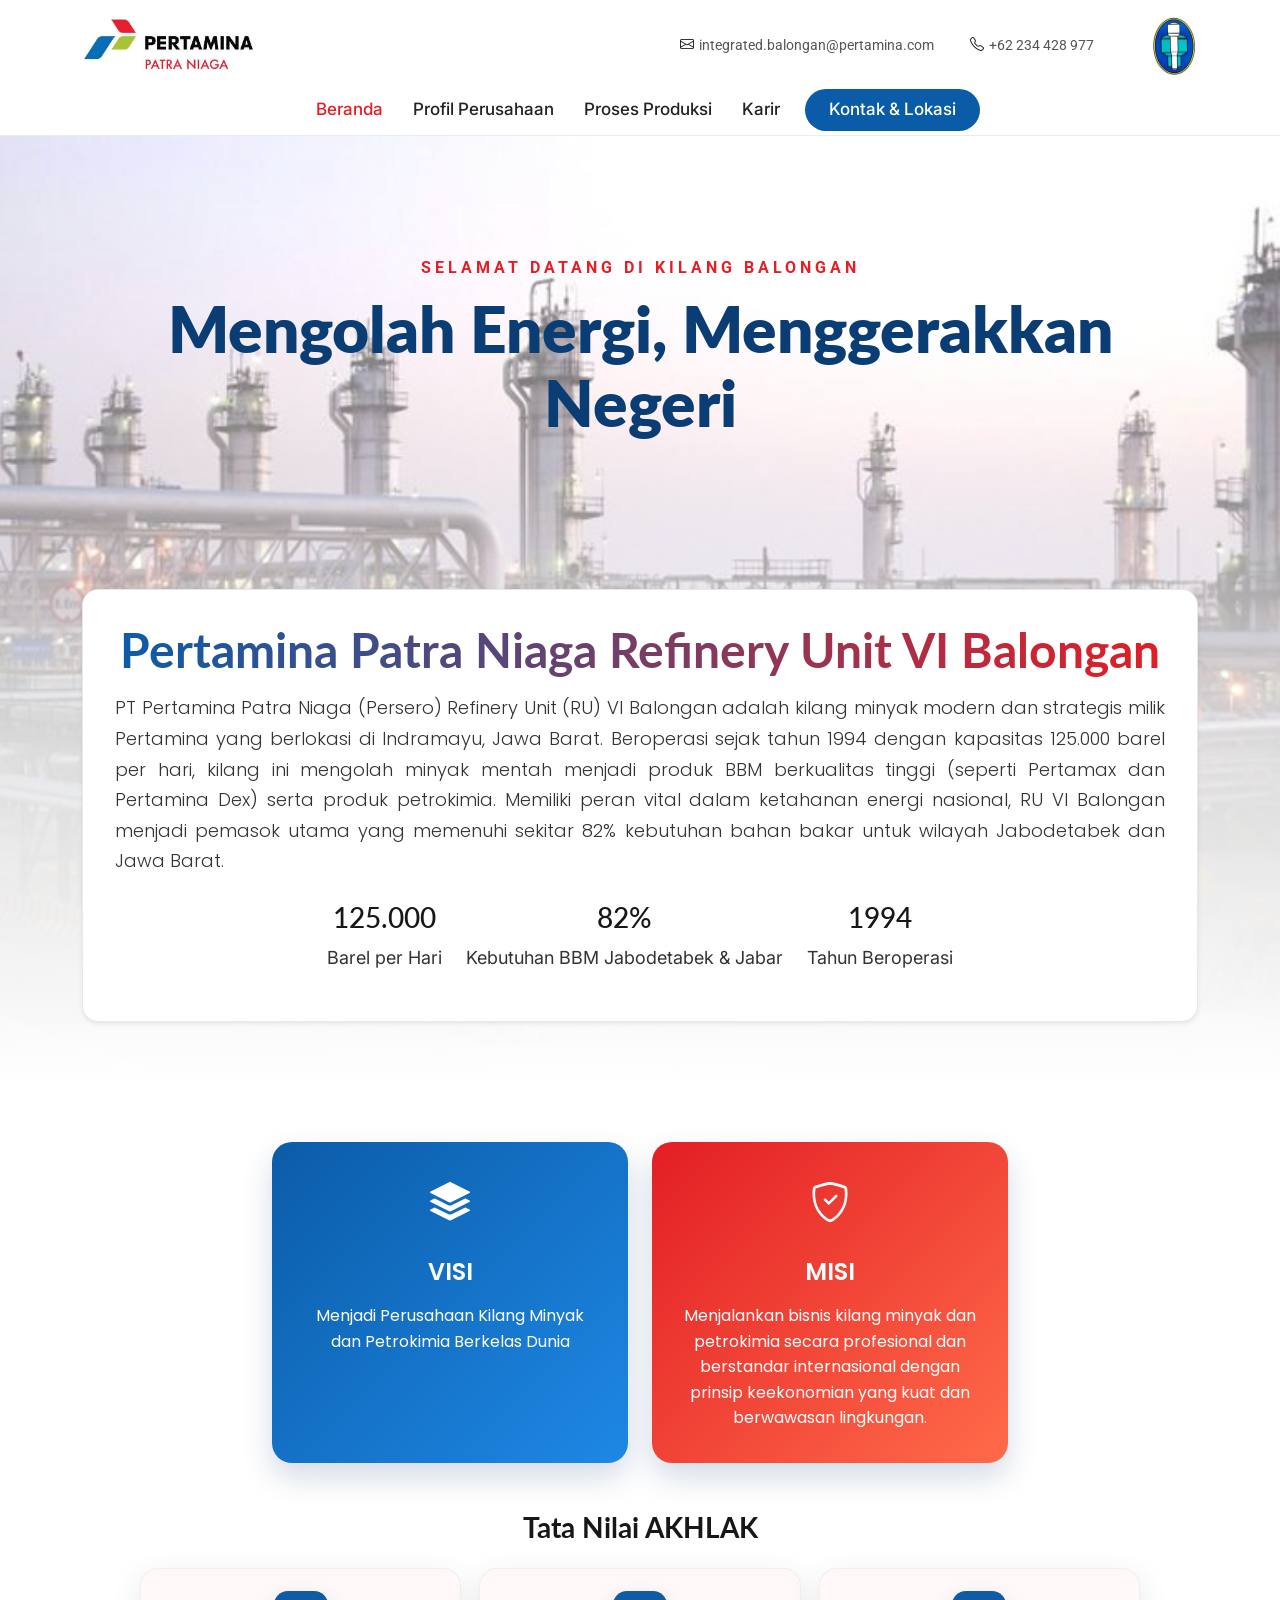
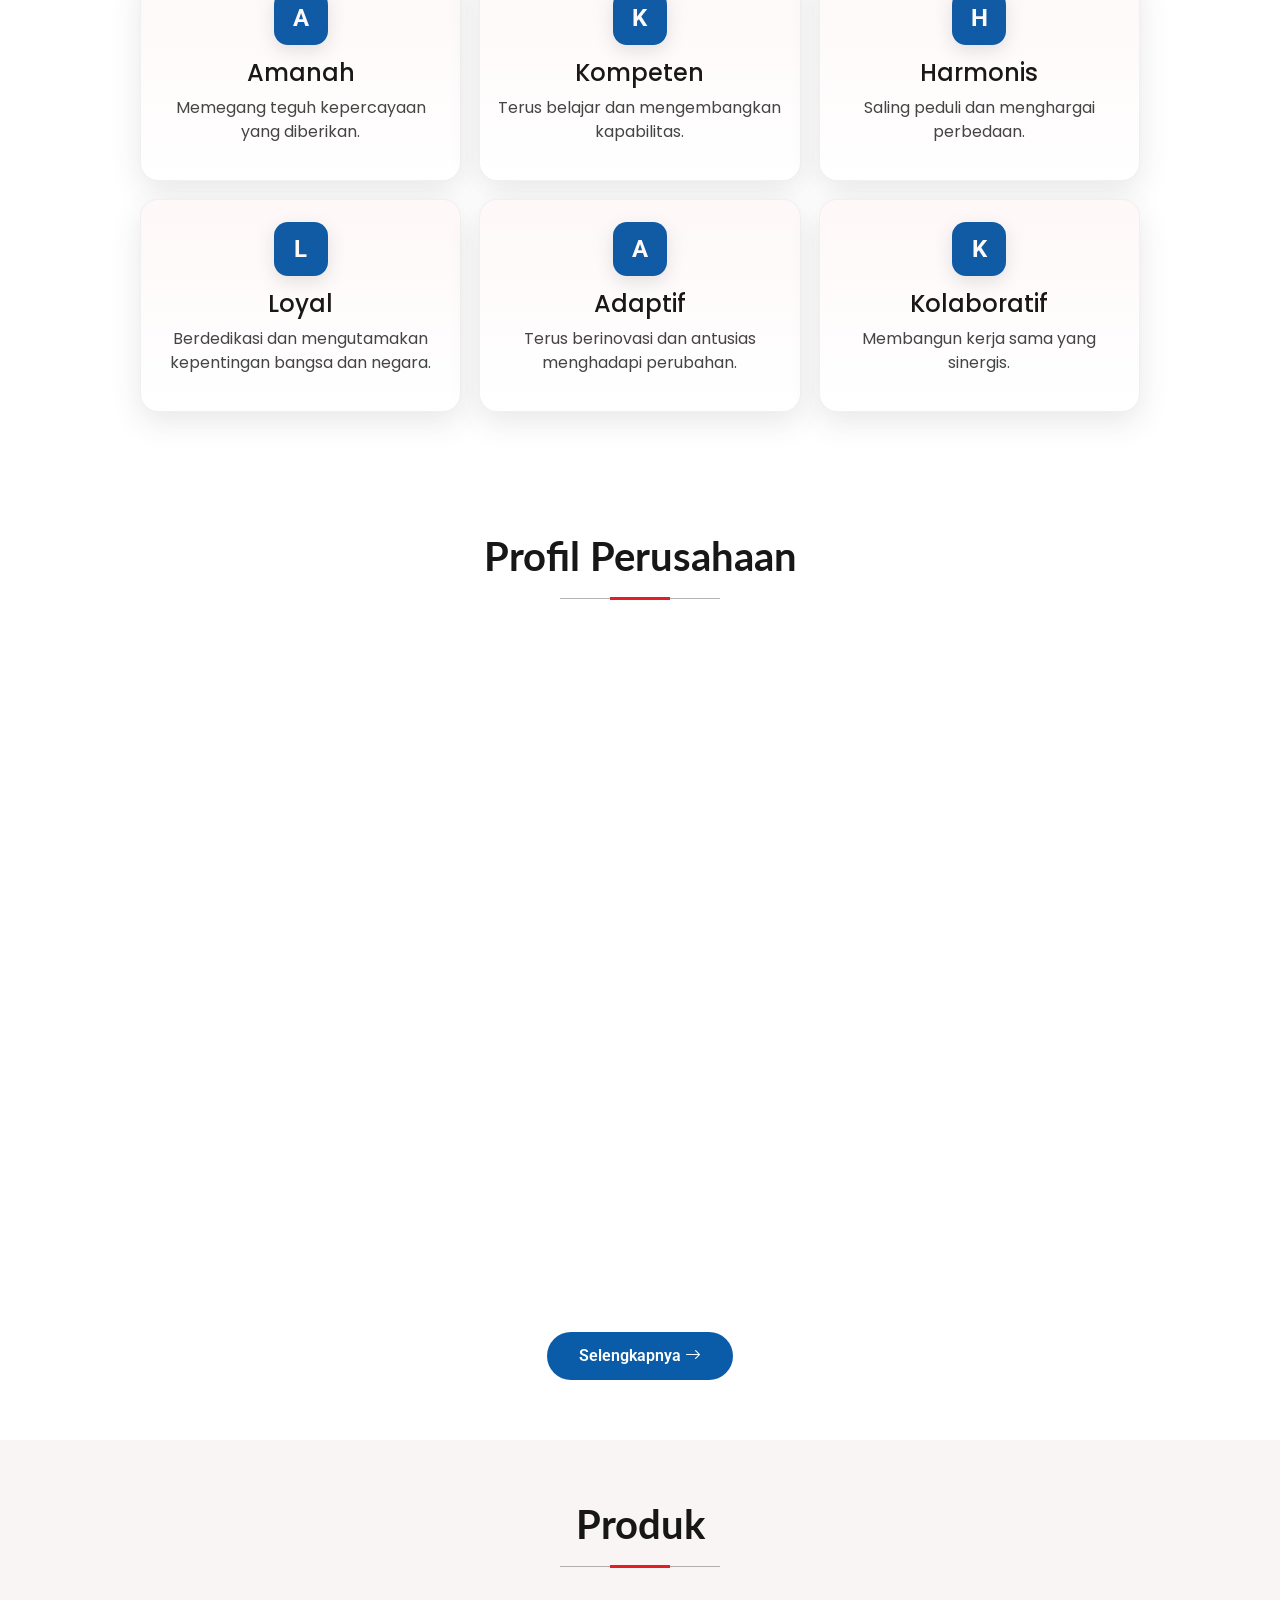
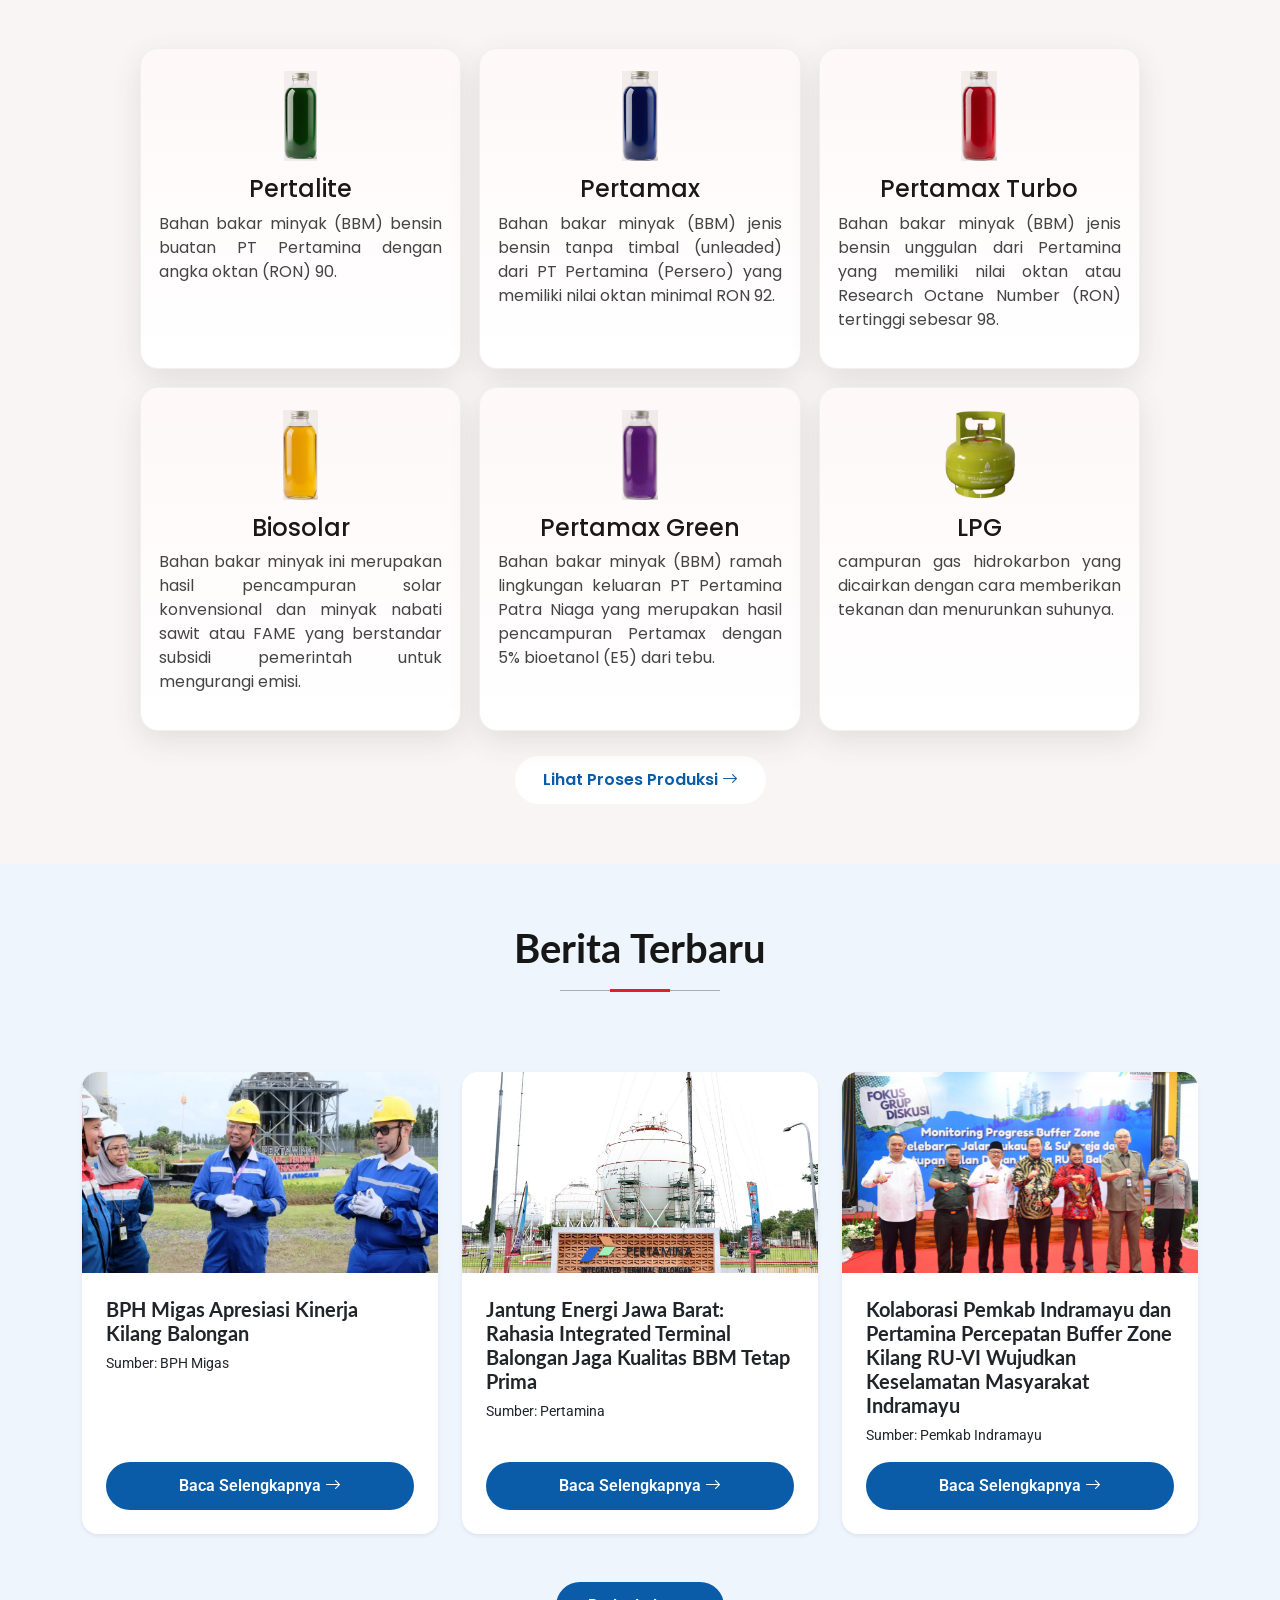
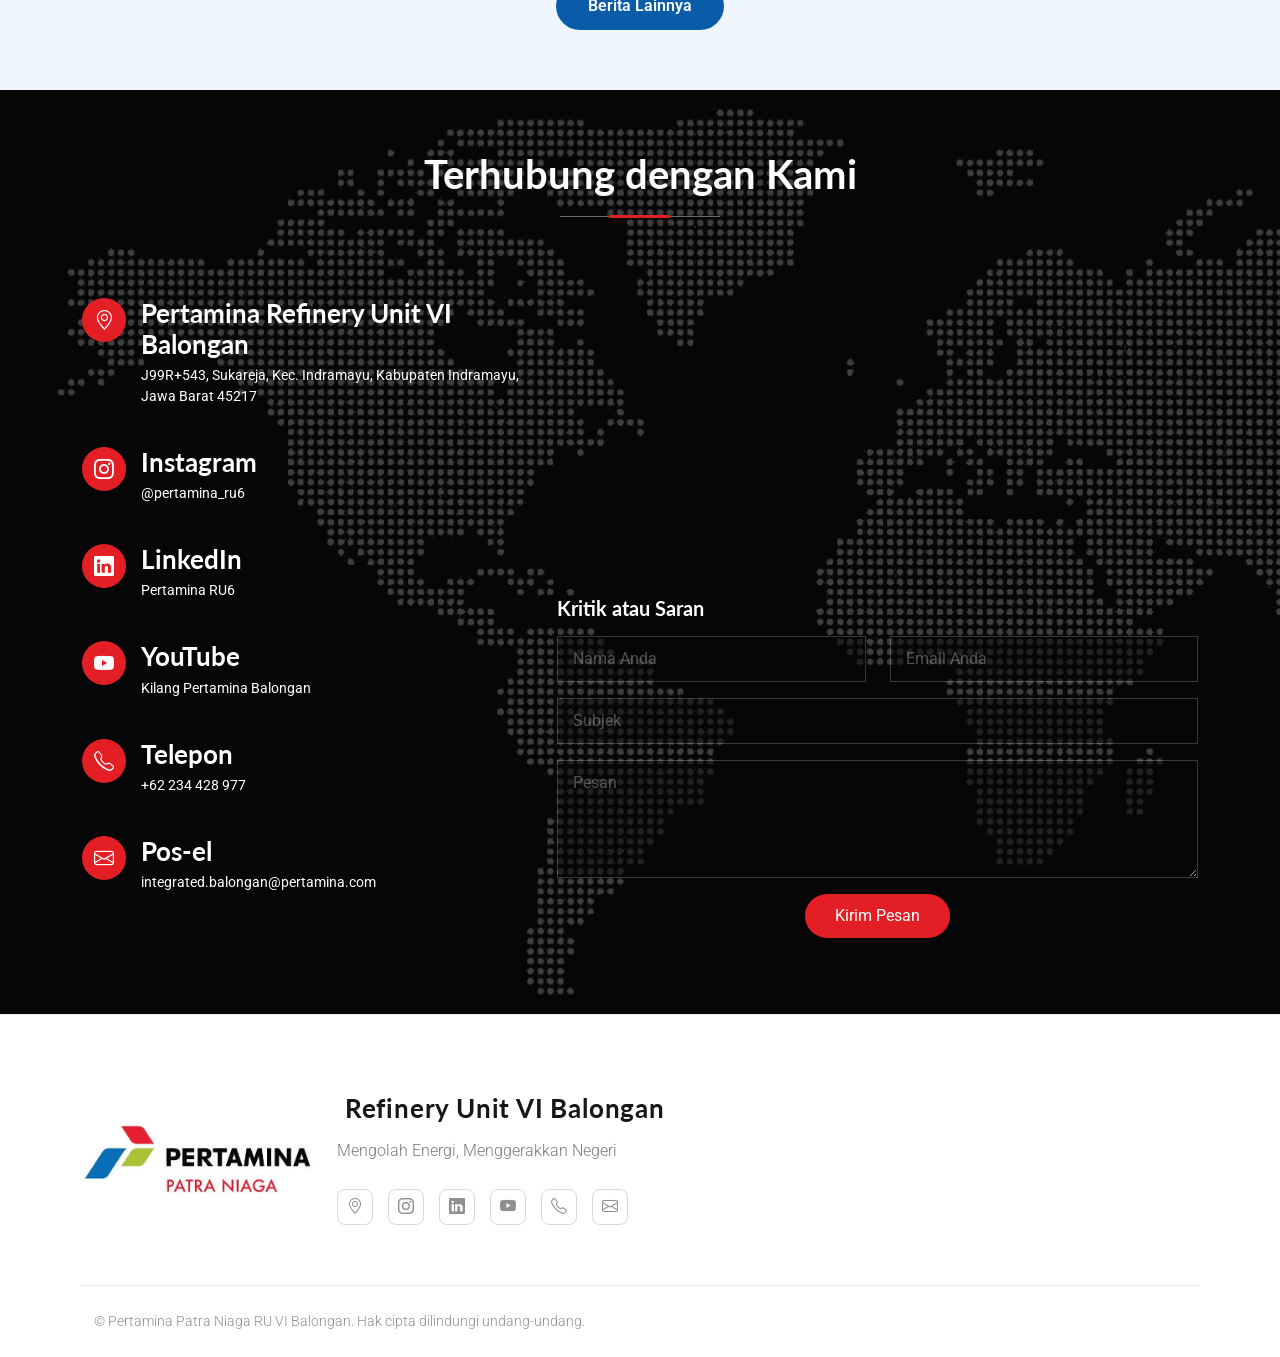
<file: index.html>
<!DOCTYPE html>
<html lang="en">

<head>
  <meta charset="utf-8">
  <meta content="width=device-width, initial-scale=1.0" name="viewport">
  <title>Beranda</title>
  <meta name="description" content="">
  <meta name="keywords" content="">

    <!-- Favicons -->
  <link href="assets/img/Desain Tanpa Judul (2).png" rel="icon">
  <link href="assets/img/Desain Tanpa Judul (2).png" rel="apple-touch-icon">

  <!-- Fonts -->
  <link href="https://fonts.googleapis.com" rel="preconnect">
  <link href="https://fonts.gstatic.com" rel="preconnect" crossorigin>
  <link href="https://fonts.googleapis.com/css2?family=Roboto:ital,wght@0,100;0,300;0,400;0,500;0,700;0,900;1,100;1,300;1,400;1,500;1,700;1,900&family=Lato:ital,wght@0,100;0,300;0,400;0,700;0,900;1,100;1,300;1,400;1,700;1,900&family=Inter:wght@100;200;300;400;500;600;700;800;900&display=swap" rel="stylesheet">

  <!-- Vendor CSS Files -->
  <link href="assets/vendor/bootstrap/css/bootstrap.min.css" rel="stylesheet">
  <link href="assets/vendor/bootstrap-icons/bootstrap-icons.css" rel="stylesheet">
  <link href="assets/vendor/aos/aos.css" rel="stylesheet">
  <link href="assets/vendor/glightbox/css/glightbox.min.css" rel="stylesheet">
  <link href="assets/vendor/swiper/swiper-bundle.min.css" rel="stylesheet">
  <link href="https://fonts.googleapis.com/css2?family=Poppins:wght@400;500;600;700&display=swap" rel="stylesheet">

  <!-- Main CSS File -->
  <link href="assets/css/main.css" rel="stylesheet">

  <!-- =======================================================
  * Template Name: FlexBiz
  * Template URL: https://bootstrapmade.com/flexbiz-bootstrap-business-template/
  * Updated: Aug 04 2025 with Bootstrap v5.3.7
  * Author: BootstrapMade.com
  * License: https://bootstrapmade.com/license/
  ======================================================== -->
</head>
<body class="index-page">

  <header id="header" class="header sticky-top">
    <div class="container-fluid container-xl position-relative">

      <div class="top-row d-flex align-items-center justify-content-between">
        <a class="logo d-flex align-items-center">
          <!-- Uncomment the line below if you also wish to use an image logo -->
          <!-- <img src="assets/img/logo.webp" alt=""> -->
           <img src="assets/img/Logo Pertamina.jpg" alt="Logo" class="logo-img">
          <h1 class="sitename"></h1>
        </a>

        <div class="d-flex align-items-center">
          <div class="social-links">
                       <a href="mailto:integrated.balongan@pertamina.com" class="email"><i class="bi bi-envelope"></i><span class="mailname">integrated.balongan@pertamina.com</span></a>
            <a href="tel:+62234428977" class="call"><i class="bi bi-telephone"></i><span class="callname">+62 234 428 977</span></a>
          </div>
          <img src="assets/img/Logo Patraniaga.png" alt="Logo" class="logo-kanan">
        </div>
      </div>

    </div>

    <div class="nav-wrap">
      <div class="container d-flex justify-content-center position-relative">
        <nav id="navmenu" class="navmenu">
          <ul>
              <li><a href="index.html" class="active">Beranda</a></li>
              <li><a href="portfolio-details.html">Profil Perusahaan</a></li>
              <li><a href="service-details.html">Proses Produksi</a></li>
              <li><a href="starter-page.html">Karir</a></li>
              <li><a href="index.html#contact" class="menu-tombol">Kontak & Lokasi</a></li>
            </ul>
          </ul>
          <i class="mobile-nav-toggle d-xl-none bi bi-list"></i>
        </nav>
      </div>
    </div>

  </header>

  <main class="main">

    <!-- Hero Section -->
    <section id="hero" class="hero section dark-">

      <div class="container" data-aos="fade-up" data-aos-delay="100">
        <div class="sapaan-hero text-center">
          <span class="kicker">Selamat Datang di Kilang Balongan</span>
          <h1>Mengolah Energi, Menggerakkan Negeri</h1>
        </div>
        <div class="row align-items-center gy-5">
          <div class="col-lg-12">
            <div class="hero-card shadow-sm" data-aos="fade-right" data-aos-delay="150">
              <div class="content">
                <h2 class="display-5 fw-bold mb-3 text-center">Pertamina Patra Niaga Refinery Unit VI Balongan</h2>                
                <p class="lead mb-4 teks-justify">PT Pertamina Patra Niaga (Persero) Refinery Unit (RU) VI Balongan adalah kilang minyak modern dan strategis milik Pertamina yang berlokasi di Indramayu, Jawa Barat. Beroperasi sejak tahun 1994 dengan kapasitas 125.000 barel per hari, kilang ini mengolah minyak mentah menjadi produk BBM berkualitas tinggi (seperti Pertamax dan Pertamina Dex) serta produk petrokimia. Memiliki peran vital dalam ketahanan energi nasional, RU VI Balongan menjadi pemasok utama yang memenuhi sekitar 82% kebutuhan bahan bakar untuk wilayah Jabodetabek dan Jawa Barat.</p>
                </div>
                  <div class="mini-stats d-flex flex-wrap justify-content-center gap-4 mt-4" data-aos="zoom-in" data-aos-delay="250">                  
                    <div class="stat-item">
                    <h3 class="stat-value text-center">125.000</h3>
                    <p class="stat-label text-center">Barel per Hari</p>
                  </div>
                  <div class="stat-item">
                    <h3 class="stat-value text-center">82%</h3>
                    <p class="stat-label text-center">Kebutuhan BBM Jabodetabek & Jabar</p>
                  </div>
                  <div class="stat-item">
                    <h3 class="stat-value text-center">1994</h3>
                    <p class="stat-label text-center">Tahun Beroperasi</p>
                  </div>
                </div>
              </div>
            </div>
        </div>
      </div>
    </section><!-- /Hero Section -->

     <!-- Featured Services Section -->
    <section id="featured-services" class="featured-services section">

      <div class="container" data-aos="fade-up" data-aos-delay="100">

        <div class="row g-4 justify-content-center">
          <!-- Card 1 -->
          <div class="col-lg-4 col-md-6" data-aos="fade-up" data-aos-delay="100">
            <div class="service-item text-center">
              <div class="icon">
                <i class="bi bi-stack"></i>
              </div>
              <h3>VISI</h3>
              <p>Menjadi Perusahaan Kilang Minyak dan Petrokimia Berkelas Dunia</p>
              <div class="card-links "></div>
            </div>
          </div><!-- End Service Item -->

          <!-- Card 2 -->
          <div class="col-lg-4 col-md-6" data-aos="fade-up" data-aos-delay="200">
            <div class="service-item text-center">
              <div class="icon">
                <i class="bi bi-shield-check"></i>
              </div>
              <h3>MISI</h3>
              <p>Menjalankan bisnis kilang minyak dan petrokimia secara profesional dan berstandar internasional dengan prinsip keekonomian yang kuat dan berwawasan lingkungan.</p>
              <div class="card-links"></div>
            </div>
          </div><!-- End Service Item -->
        </div>

        <h3 class="text-center fw-bold mt-5 mb-4">Tata Nilai AKHLAK</h3>

        <div class="features">
          <div class="feature-grid">

            <div class="feature-item text-center" data-aos="zoom-in" data-aos-delay="100">
              <div class="f-icon badge-blue"><strong>A</strong></div>
              <h4 class="f-title">Amanah</h4>
              <p class="f-text">Memegang teguh kepercayaan yang diberikan.</p>
            </div>

            <div class="feature-item text-center" data-aos="zoom-in" data-aos-delay="150">
              <div class="f-icon badge-green"><strong>K</strong></div>
              <h4 class="f-title">Kompeten</h4>
              <p class="f-text">Terus belajar dan mengembangkan kapabilitas.</p>
            </div>

            <div class="feature-item text-center" data-aos="zoom-in" data-aos-delay="200">
              <div class="f-icon badge-purple"><strong>H</strong></div>
              <h4 class="f-title">Harmonis</h4>
              <p class="f-text">Saling peduli dan menghargai perbedaan.</p>
            </div>

            <div class="feature-item text-center" data-aos="zoom-in" data-aos-delay="100">
              <div class="f-icon badge-orange"><strong>L</strong></div>
              <h4 class="f-title">Loyal</h4>
              <p class="f-text">Berdedikasi dan mengutamakan kepentingan bangsa dan negara.</p>
            </div>

            <div class="feature-item text-center" data-aos="zoom-in" data-aos-delay="150">
              <div class="f-icon badge-cyan"><strong>A</strong></div>
              <h4 class="f-title">Adaptif</h4>
              <p class="f-text">Terus berinovasi dan antusias menghadapi perubahan.</p>
            </div>

            <div class="feature-item text-center" data-aos="zoom-in" data-aos-delay="200">
              <div class="f-icon badge-pink"><strong>K</strong></div>
              <h4 class="f-title">Kolaboratif</h4>
              <p class="f-text">Membangun kerja sama yang sinergis.</p>
            </div>

          </div>
        </div>

      </div>
    </section><!-- /Featured Services Section -->

    <section id="company-profile" class="section">
      <div class="container section-title" data-aos="fade-up">
        <h2>Profil Perusahaan</h2>
      </div>
      <div class="container" data-aos="fade-up">
        <div class="ratio ratio-16x9">
          <iframe src="https://www.youtube.com/embed/Ta_oybL83jE"
            title="Company Profile"
            style="border:0;"
            allow="accelerometer; autoplay; clipboard-write; encrypted-media; gyroscope; picture-in-picture; web-share"
            referrerpolicy="strict-origin-when-cross-origin"
            allowfullscreen></iframe>
        </div>
        <div class="text-center mt-4">
        <a href="portfolio-details.html" class="tombol-selengkapnya">Selengkapnya <i class="bi bi-arrow-right"></i></a>
      </div>
      </div>
    </section>

      <section id="features" class="features section light-background">

      <!-- Section Title -->
      <div class="container section-title" data-aos="fade-up">
        <h2>Produk</h2>
      </div><!-- End Section Title -->

      <div class="container" data-aos="fade-up" data-aos-delay="100">
        <div class="feature-grid">

          <!-- Kartu 1 -->
          <div class="feature-item text-center" data-aos="zoom-in" data-aos-delay="200">
            <img src="assets/img/BensinPertalite - Copy.jpg" alt="Bahan bakar Pertalite" class="produk-img" style="display:block; margin:0 auto 14px; height:90px; width:auto; max-width:100%; object-fit:contain;">
            <h4 class="f-title">Pertalite</h4>
            <p class="f-text teks-justify">Bahan bakar minyak (BBM) bensin buatan PT Pertamina dengan angka oktan (RON) 90.</p>
          </div><!-- End Feature Item -->

          <!-- Kartu 2 -->
          <div class="feature-item text-center" data-aos="zoom-in" data-aos-delay="250">
            <img src="assets/img/BensinPetamax.jpg" alt="Bahan bakar Pertamax" class="produk-img" style="display:block; margin:0 auto 14px; height:90px; width:auto; max-width:100%; object-fit:contain;">
            <h4 class="f-title">Pertamax</h4>
            <p class="f-text teks-justify">Bahan bakar minyak (BBM) jenis bensin tanpa timbal (unleaded) dari PT Pertamina (Persero) yang memiliki nilai oktan minimal RON 92.</p>
          </div><!-- End Feature Item -->

          <!-- Kartu 3 -->
          <div class="feature-item text-center" data-aos="zoom-in" data-aos-delay="200">
            <img src="assets/img/BensinPertamaxTurbo.jpg" alt="Bahan bakar Pertamax Turbo" class="produk-img" style="display:block; margin:0 auto 14px; height:90px; width:auto; max-width:100%; object-fit:contain;">
            <h4 class="f-title">Pertamax Turbo</h4>
            <p class="f-text teks-justify">Bahan bakar minyak (BBM) jenis bensin unggulan dari Pertamina yang memiliki nilai oktan atau Research Octane Number (RON) tertinggi sebesar 98.</p>
          </div><!-- End Feature Item -->

          <!-- Kartu 4 -->
          <div class="feature-item text-center" data-aos="zoom-in" data-aos-delay="200">
            <img src="assets/img/Biosolar.jpg" alt="Bahan bakar Biosolar" class="produk-img" style="display:block; margin:0 auto 14px; height:90px; width:auto; max-width:100%; object-fit:contain;">
            <h4 class="f-title">Biosolar</h4>
            <p class="f-text teks-justify">Bahan bakar minyak ini merupakan hasil pencampuran solar konvensional dan minyak nabati sawit atau FAME yang berstandar subsidi pemerintah untuk mengurangi emisi.</p>
          </div><!-- End Feature Item -->

          <!-- Kartu 5 -->
            <div class="feature-item text-center" data-aos="zoom-in" data-aos-delay="200">
            <img src="assets/img/PertamaxGreen.jpg" alt="Pertamax Green" class="produk-img" style="display:block; margin:0 auto 14px; height:90px; width:auto; max-width:100%; object-fit:contain;">
            <h4 class="f-title">Pertamax Green</h4>
            <p class="f-text teks-justify">Bahan bakar minyak (BBM) ramah lingkungan keluaran PT Pertamina Patra Niaga yang merupakan hasil pencampuran Pertamax dengan 5% bioetanol (E5) dari tebu.</p>
          </div><!-- End Feature Item -->
          
          <!-- Kartu 6 -->
           <div class="feature-item text-center" data-aos="zoom-in" data-aos-delay="200">
            <img src="assets/img/LPG.jpg" alt="LPG" class="produk-img" style="display:block; margin:0 auto 14px; height:90px; width:auto; max-width:100%; object-fit:contain;">
            <h4 class="f-title">LPG</h4>
            <p class="f-text teks-justify">campuran gas hidrokarbon yang dicairkan dengan cara memberikan tekanan dan menurunkan suhunya.</p>
          </div><!-- End Feature Item -->

        </div><!-- End Feature Grid -->
      </div>
      <div>
        <a href="service-details.html" class="tombol-produksi">Lihat Proses Produksi <i class="bi bi-arrow-right"></i></a>
      </div>

    </section><!-- /Features Section -->

        <!-- Berita Terbaru -->
    <section id="berita" class="section light-background">

      <div class="container section-title" data-aos="fade-up">
        <h2>Berita Terbaru</h2>
      </div>

      <div class="container" data-aos="fade-up" data-aos-delay="100">
        <div class="row g-4 justify-content-center">

          <div class="col-md-6 col-lg-4">
            <div class="card h-100 border-0 shadow-sm rounded-4 overflow-hidden">
              <div class="ratio ratio-16x9">
                <img src="assets/img/berita1.webp" class="object-fit-cover" alt="BPH Migas apresiasi kinerja Kilang Balongan">
              </div>
              <div class="card-body d-flex flex-column p-4">
                <h5 class="card-title fw-bold teks-">BPH Migas Apresiasi Kinerja Kilang Balongan</h5>
                <p class="card-text small">Sumber: BPH Migas</p>
                <a href="https://www.bphmigas.go.id/bph-migas-apresiasi-kinerja-kilang-balongan/" target="_blank" rel="noopener" class="tombol-selengkapnya mt-auto text-center">Baca Selengkapnya <i class="bi bi-arrow-right"></i></a>
              </div>
            </div>
          </div>

          <div class="col-md-6 col-lg-4">
            <div class="card h-100 border-0 shadow-sm rounded-4 overflow-hidden">
              <div class="ratio ratio-16x9">
                <img src="assets/img/berita 14.jpeg" class="object-fit-cover" alt="Integrated Terminal Balongan">
              </div>
              <div class="card-body d-flex flex-column p-4">
                <h5 class="card-title fw-bold">Jantung Energi Jawa Barat: Rahasia Integrated Terminal Balongan Jaga Kualitas BBM Tetap Prima</h5>
                <p class="card-text small">Sumber: Pertamina</p>
                <a href="https://www.pertamina.com/news/jantung-energi-jawa-barat-rahasia-integrated-terminal-balongan-jaga-kualitas-bbm-tetap-prima" target="_blank" rel="noopener" class="tombol-selengkapnya mt-auto text-center">Baca Selengkapnya <i class="bi bi-arrow-right"></i></a>
              </div>
            </div>
          </div>

          <div class="col-md-6 col-lg-4">
            <div class="card h-100 border-0 shadow-sm rounded-4 overflow-hidden">
              <div class="ratio ratio-16x9">
                <img src="assets/img/berita2.png" class="object-fit-cover" alt="Kolaborasi buffer zone Kilang RU VI">
              </div>
              <div class="card-body d-flex flex-column p-4">
                <h5 class="card-title fw-bold">Kolaborasi Pemkab Indramayu dan Pertamina Percepatan Buffer Zone Kilang RU-VI Wujudkan Keselamatan Masyarakat Indramayu</h5>
                <p class="card-text small">Sumber: Pemkab Indramayu</p>
                <a href="https://indramayukab.go.id/kolaborasi-pemkab-indramayu-dan-pertamina-percepatan-buffer-zone-kilang-ru-vi-wujudkan-keselamatan-masyarakat-indramayu/" target="_blank" rel="noopener" class="tombol-selengkapnya mt-auto text-center">Baca Selengkapnya <i class="bi bi-arrow-right"></i></a>
              </div>
            </div>
          </div>

        </div>

        <div class="text-center mt-5">
          <a href="https://news.google.com/search?q=pertamina%20balongan&hl=id&gl=ID&ceid=ID:id" target="_blank" rel="noopener" class="tombol-selengkapnya">Berita Lainnya</a>
        </div>
      </div>

    </section><!-- /Berita Terbaru -->

    <!-- Contact Section -->
    <section id="contact" class="contact section dark-background">

      <!-- Section Title -->
      <div class="container section-title" data-aos="fade-up">
        <h2>Terhubung dengan Kami</h2>
      </div><!-- End Section Title -->

      <div class="container position-relative" data-aos="fade-up" data-aos-delay="100">

        <div class="row gy-4">

          <div class="col-lg-5">
            <div class="info-item d-flex">
              <a href="https://maps.app.goo.gl/W5RMtkGetX8gbsHt7" target="_blank" rel="noopener" class="flex-shrink-0" aria-label="Lokasi"><i class="bi bi-geo-alt"></i></a>
              <div>
                <h3>Pertamina Refinery Unit VI Balongan</h3>
                <p>J99R+543, Sukareja, Kec. Indramayu, Kabupaten Indramayu, Jawa Barat 45217</p>
              </div>
            </div><!-- End Info Item -->

            <div class="info-item d-flex">
              <a href="https://www.instagram.com/pertamina_ru6?utm_source=ig_web_button_share_sheet&xtok=ZDNlZDc0MzIxNw==" target="_blank" rel="noopener" class="flex-shrink-0" aria-label="Instagram"><i class="bi bi-instagram"></i></a>
              <div>
                <h3>Instagram</h3>
                <p><a href="https://www.instagram.com/pertamina_ru6?utm_source=ig_web_button_share_sheet&xtok=ZDNlZDc0MzIxNw==" target="_blank" rel="noopener">@pertamina_ru6</a></p>
              </div>
            </div><!-- End Info Item -->

             <div class="info-item d-flex">
              <a href="https://id.linkedin.com/company/pt-kilang-pertamina-internasional" target="_blank" rel="noopener" class="flex-shrink-0" aria-label="LinkedIn"><i class="bi bi-linkedin"></i></a>
              <div>
                <h3>LinkedIn</h3>
                <p><a href="https://id.linkedin.com/company/pt-kilang-pertamina-internasional" target="_blank" rel="noopener">Pertamina RU6</a></p>
              </div>
            </div><!-- End Info Item -->

            <div class="info-item d-flex">
              <a href="https://www.youtube.com/@pertamina_ru6/featured" target="_blank" rel="noopener" class="flex-shrink-0" aria-label="YouTube"><i class="bi bi-youtube"></i></a>
              <div>
                <h3>YouTube</h3>
                <p><a href="https://www.youtube.com/@pertamina_ru6/featured" target="_blank" rel="noopener">Kilang Pertamina Balongan</a></p>
              </div>
            </div><!-- End Info Item -->

            <div class="info-item d-flex">
              <a href="tel:+62234428977" class="flex-shrink-0" aria-label="Telepon"><i class="bi bi-telephone"></i></a>
              <div>
                <h3>Telepon</h3>
                <p><a href="tel:+62234428977">+62 234 428 977</a></p>
              </div>
            </div><!-- End Info Item -->

            <div class="info-item d-flex">
              <a href="mailto:integrated.balongan@pertamina.com" class="flex-shrink-0" aria-label="Email"><i class="bi bi-envelope"></i></a>
              <div>
                <h3>Pos-el</h3>
                <p><a href="mailto:integrated.balongan@pertamina.com">integrated.balongan@pertamina.com</a></p>
              </div>
            </div><!-- End Info Item -->
          </div>

                    <div class="col-lg-7">
            <div class="ratio ratio-21x9 peta-lokasi">
              <iframe src="https://www.google.com/maps/embed?pb=!1m18!1m12!1m3!1d7930.157109100944!2d108.38822104466223!3d-6.383862574426026!2m3!1f0!2f0!3f0!3m2!1i1024!2i768!4f13.1!3m3!1m2!1s0x2e6ebfa49e45f627%3A0xb98dcc72b9d40edd!2sPertamina%20RU%20VI%20Balongan!5e0!3m2!1sid!2sid!4v1793032020692!5m2!1sid!2sid" style="border:0;" allowfullscreen="" loading="lazy" referrerpolicy="strict-origin-when-cross-origin"></iframe>
            </div>

            <form action="https://formspree.io/f/xrppavyp" method="post" id="form-kontak" class="php-email-form mt-4" data-aos="fade-up" data-aos-delay="200">
              <h3 class="h5 fw-bold mb-3">Kritik atau Saran</h3>
              <div class="row gy-3">
                <div class="col-md-6">
                  <input type="text" name="name" class="form-control" placeholder="Nama Anda" required>
                </div>
                <div class="col-md-6">
                  <input type="email" name="email" class="form-control" placeholder="Email Anda" required>
                </div>
                <div class="col-md-12">
                  <input type="text" name="subject" class="form-control" placeholder="Subjek" required>
                </div>
                <div class="col-md-12">
                  <textarea name="message" class="form-control" rows="4" placeholder="Pesan" required></textarea>
                </div>
                <div class="col-md-12 text-center">
                  <button type="submit">Kirim Pesan</button>
                    <p id="pesan-form" class="mt-3 mb-0"></p>
                </div>
              </div>
            </form>
          </div>

        </div>

      </div>

    </section><!-- /Contact Section -->

  </main>
  <footer id="footer" class="footer position-relative">

    <div class="container">
      <div class="row gy-5">

        <div class="col-lg-8">
          <div class="footer-brand d-flex align-items-center gap-4 flex-wrap">
            <img src="assets/img/Logo Pertamina.jpg" alt="Logo Pertamina" class="logo-footer">
            <div>
            <a href="" class="logo d-flex align-items-center mb-3">
              <span class="sitename">Refinery Unit VI Balongan</span>
            </a>
            <p class="tagline">Mengolah Energi, Menggerakkan Negeri</p>

            <div class="social-links mt-4">
              <a href="https://maps.app.goo.gl/W5RMtkGetX8gbsHt7" target="_blank" rel="noopener" aria-label="Lokasi"><i class="bi bi-geo-alt"></i></a>
              <a href="https://www.instagram.com/pertamina_ru6?utm_source=ig_web_button_share_sheet&xtok=ZDNlZDc0MzIxNw==" target="_blank" rel="noopener" aria-label="Instagram"><i class="bi bi-instagram"></i></a>
              <a href="https://id.linkedin.com/company/pt-kilang-pertamina-internasional" target="_blank" rel="noopener" aria-label="LinkedIn"><i class="bi bi-linkedin"></i></a>
              <a href="https://www.youtube.com/@pertamina_ru6/featured" target="_blank" rel="noopener" aria-label="YouTube"><i class="bi bi-youtube"></i></a>
              <a href="tel:+62234428977" aria-label="Telepon"><i class="bi bi-telephone"></i></a>
              <a href="mailto:integrated.balongan@pertamina.com" aria-label="Email"><i class="bi bi-envelope"></i></a>
            </div>
          </div>
        </div>
      </div>
    </div>

    <div class="footer-bottom">
      <div class="container">
        <div class="row">
          <div class="col-12">
            <div class="footer-bottom-content">
              <p class="m-0 small">© Pertamina Patra Niaga RU VI Balongan. Hak cipta dilindungi undang-undang.</p>
            </div>
          </div>
        </div>
      </div>
    </div>

  </footer>

    <!-- Pratinjau pesan sebelum dikirim -->
  <div class="modal fade" id="modal-konfirmasi" tabindex="-1" aria-labelledby="judul-konfirmasi" aria-hidden="true">
    <div class="modal-dialog modal-dialog-centered">
      <div class="modal-content">
        <div class="modal-header">
          <h5 class="modal-title" id="judul-konfirmasi">Periksa Pesan Anda</h5>
          <button type="button" class="btn-close" data-bs-dismiss="modal" aria-label="Tutup"></button>
        </div>
        <div class="modal-body">
          <p class="small text-secondary mb-0">Nama</p>
          <p class="fw-bold" id="ringkas-nama"></p>
          <p class="small text-secondary mb-0">Email</p>
          <p class="fw-bold text-break" id="ringkas-email"></p>
          <p class="small text-secondary mb-0">Subjek</p>
          <p class="fw-bold text-break" id="ringkas-subjek"></p>
          <p class="small text-secondary mb-0">Pesan</p>
          <p class="mb-0 text-break" id="ringkas-pesan"></p>
        </div>
        <div class="modal-footer">
          <button type="button" class="btn btn-outline-secondary" data-bs-dismiss="modal">Kembali Edit</button>
          <button type="button" class="btn btn-danger" id="tombol-kirim">Kirim Sekarang</button>
        </div>
      </div>
    </div>
  </div>

  <!-- Scroll Top -->
  <a href="#" id="scroll-top" class="scroll-top d-flex align-items-center justify-content-center"><i class="bi bi-arrow-up-short"></i></a>

  <!-- Preloader -->
  <div id="preloader">
    <div></div>
    <div></div>
    <div></div>
    <div></div>
  </div>

  <!-- Vendor JS Files -->
  <script src="assets/vendor/bootstrap/js/bootstrap.bundle.min.js"></script>
  <script src="assets/vendor/aos/aos.js"></script>
  <script src="assets/vendor/glightbox/js/glightbox.min.js"></script>
  <script src="assets/vendor/purecounter/purecounter_vanilla.js"></script>
  <script src="assets/vendor/waypoints/noframework.waypoints.js"></script>
  <script src="assets/vendor/imagesloaded/imagesloaded.pkgd.min.js"></script>
  <script src="assets/vendor/isotope-layout/isotope.pkgd.min.js"></script>
  <script src="assets/vendor/swiper/swiper-bundle.min.js"></script>

  <!-- Main JS File -->
  <script src="assets/js/main.js"></script>
  <script>
    var header = document.querySelector('#header');
    var posisiTerakhir = 0;

    /* beri ruang di atas halaman setinggi header, karena header sekarang fixed */
    window.addEventListener('load', function () {
      document.body.style.paddingTop = header.offsetHeight + 'px';
    });

    window.addEventListener('scroll', function () {
      var posisiSekarang = window.scrollY;

      if (posisiSekarang > posisiTerakhir && posisiSekarang > 100) {
        header.classList.add('menu-hidden');      /* gulir ke bawah: menu hilang */
      } else if (posisiSekarang < posisiTerakhir) {
        header.classList.remove('menu-hidden');   /* gulir ke atas: menu muncul */
      }

      posisiTerakhir = posisiSekarang;
    });
  </script>
 <script>
  var form = document.querySelector('#form-kontak');
  var tujuan = 'integrated.balongan@pertamina.com';

  /* peringatan berbahasa Indonesia */
  form.addEventListener('invalid', function (e) {
    var kolom = e.target;

    if (kolom.validity.valueMissing) {
      kolom.setCustomValidity('Kolom ini wajib diisi.');
    } else if (kolom.validity.typeMismatch || kolom.validity.patternMismatch) {
      kolom.setCustomValidity('Masukkan email yang valid, contoh: nama@email.com');
    }
  }, true);

  form.addEventListener('input', function (e) {
    e.target.setCustomValidity('');
  });

  /* klik Kirim Pesan: buka Gmail dengan isi yang sudah terisi */
  form.addEventListener('submit', function (e) {
    e.preventDefault();

    var isi = 'Nama: ' + form.elements['name'].value + '\n' +
              'Email: ' + form.elements['email'].value + '\n\n' +
              form.elements['message'].value;

    var alamat = 'https://mail.google.com/mail/?view=cm&fs=1' +
                 '&to=' + encodeURIComponent(tujuan) +
                 '&su=' + encodeURIComponent(form.elements['subject'].value) +
                 '&body=' + encodeURIComponent(isi);

    window.open(alamat, '_blank');
    form.reset();
  });

  function namaFile(alamat) {
    return alamat.split('/').pop() || 'index.html';
  }

  document.querySelectorAll('.navmenu a').forEach(function (link) {
    if (!link.hash && namaFile(link.pathname) === namaFile(location.pathname)) {
      link.addEventListener('click', function (e) {
        e.preventDefault();
      });
    }
  });
</script>
</body>
</html>
</file>
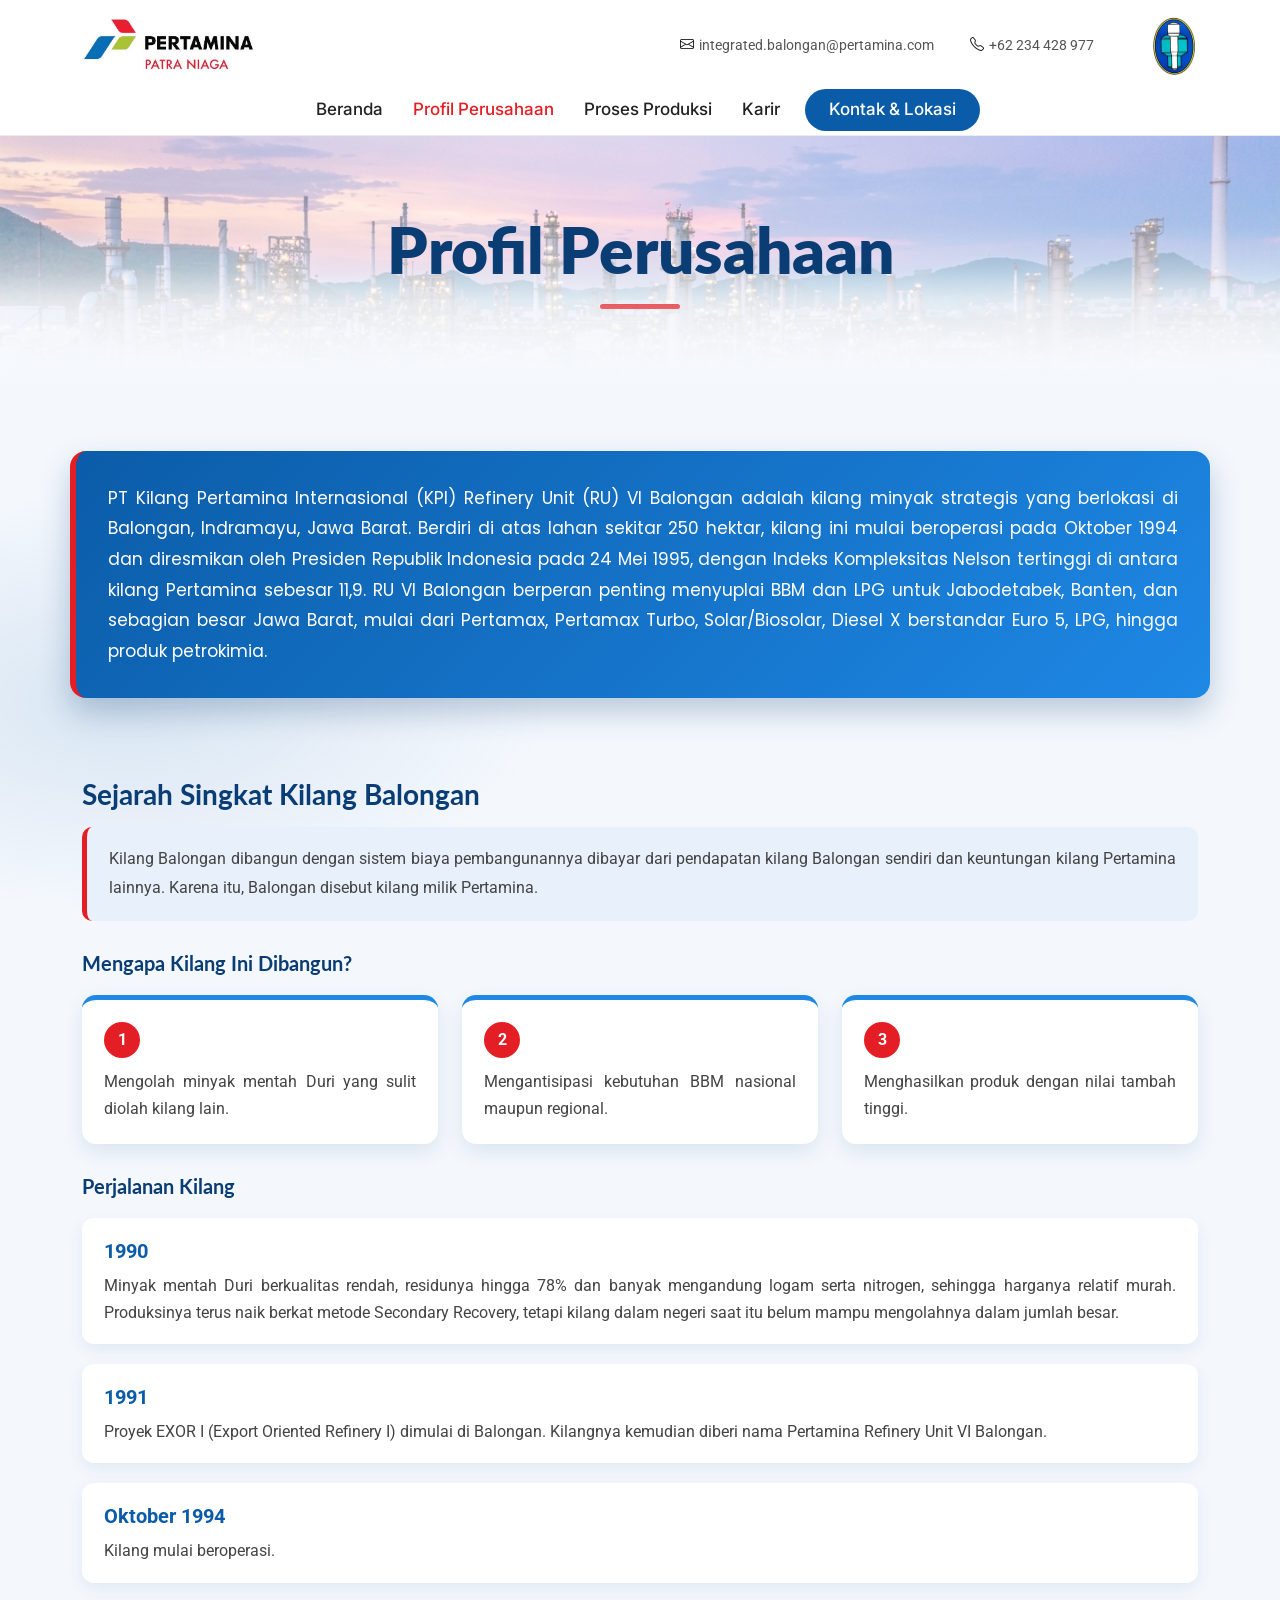
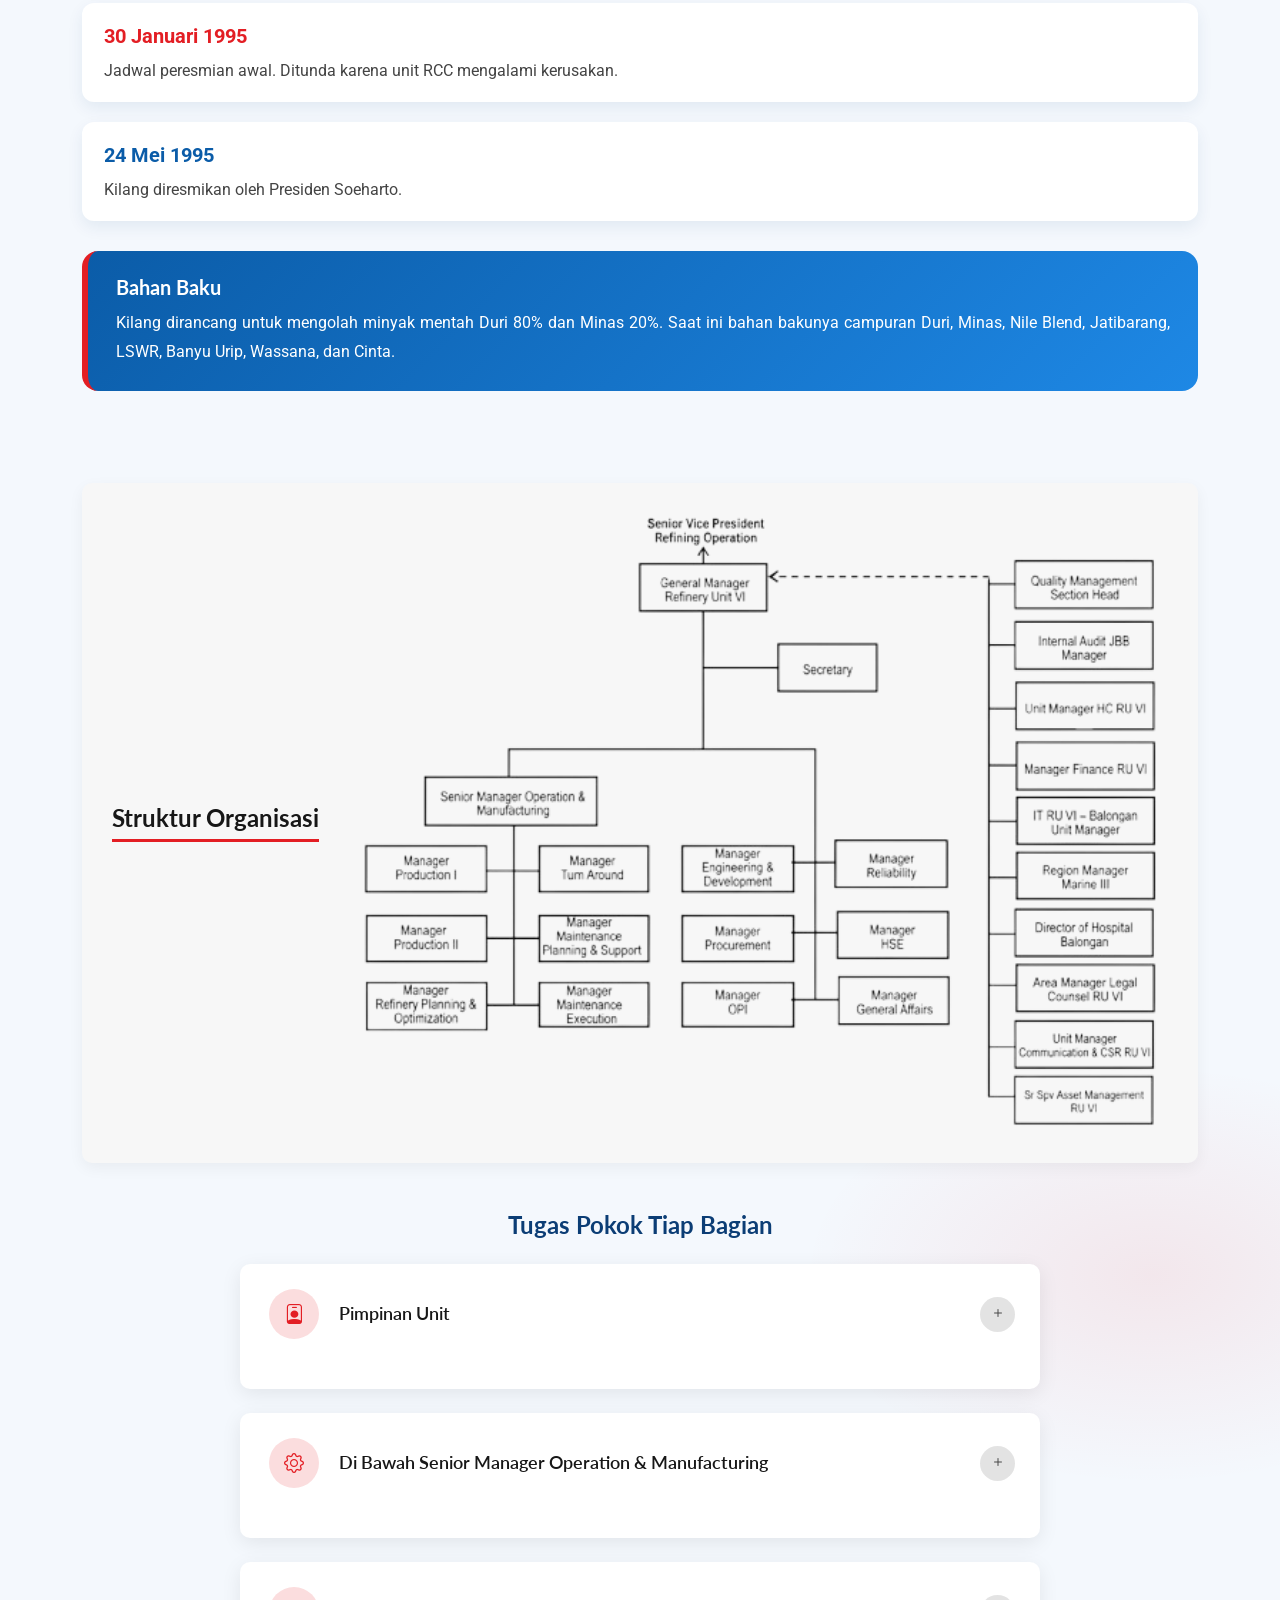
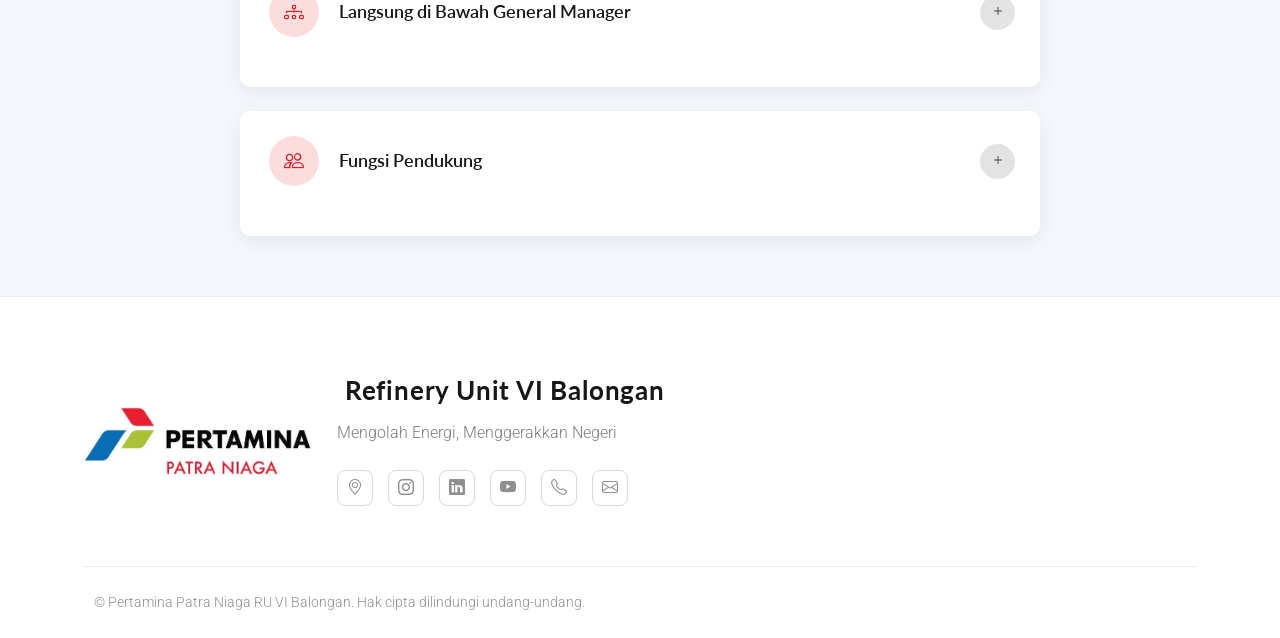
<file: portfolio-details.html>
<!DOCTYPE html>
<html lang="en">

<head>
  <meta charset="utf-8">
  <meta content="width=device-width, initial-scale=1.0" name="viewport">
  <title>Profil Perusahaan dan Struktur Organisasi</title>
  <meta name="description" content="">
  <meta name="keywords" content="">

  <!-- Favicons -->
  <link href="assets/img/Desain Tanpa Judul (2).png" rel="icon">
  <link href="assets/img/Desain Tanpa Judul (2).png" rel="apple-touch-icon">

  <!-- Fonts -->
  <link href="https://fonts.googleapis.com" rel="preconnect">
  <link href="https://fonts.gstatic.com" rel="preconnect" crossorigin>
  <link href="https://fonts.googleapis.com/css2?family=Roboto:ital,wght@0,100;0,300;0,400;0,500;0,700;0,900;1,100;1,300;1,400;1,500;1,700;1,900&family=Lato:ital,wght@0,100;0,300;0,400;0,700;0,900;1,100;1,300;1,400;1,700;1,900&family=Inter:wght@100;200;300;400;500;600;700;800;900&display=swap" rel="stylesheet">

  <!-- Vendor CSS Files -->
  <link href="assets/vendor/bootstrap/css/bootstrap.min.css" rel="stylesheet">
  <link href="assets/vendor/bootstrap-icons/bootstrap-icons.css" rel="stylesheet">
  <link href="assets/vendor/aos/aos.css" rel="stylesheet">
  <link href="assets/vendor/glightbox/css/glightbox.min.css" rel="stylesheet">
  <link href="assets/vendor/swiper/swiper-bundle.min.css" rel="stylesheet">
  <link href="https://fonts.googleapis.com/css2?family=Poppins:wght@300;400;500&display=swap" rel="stylesheet">
  <!-- Main CSS File -->
  <link href="assets/css/main.css" rel="stylesheet">

  <!-- =======================================================
  * Template Name: FlexBiz
  * Template URL: https://bootstrapmade.com/flexbiz-bootstrap-business-template/
  * Updated: Aug 04 2025 with Bootstrap v5.3.7
  * Author: BootstrapMade.com
  * License: https://bootstrapmade.com/license/
  ======================================================== -->
</head>

<body class="portfolio-details-page" id="profil-perusahaan">

  <header id="header" class="header sticky-top">
    <div class="container-fluid container-xl position-relative">

      <div class="top-row d-flex align-items-center justify-content-between">
        <a class="logo d-flex align-items-center">
          <!-- Uncomment the line below if you also wish to use an image logo -->
          <!-- <img src="assets/img/logo.webp" alt=""> -->
           <img src="assets/img/Logo Pertamina.jpg" alt="Logo" class="logo-img">
          <h1 class="sitename"></h1>
        </a>

        <div class="d-flex align-items-center">
          <div class="social-links">
                       <a href="mailto:integrated.balongan@pertamina.com" class="email"><i class="bi bi-envelope"></i><span class="mailname">integrated.balongan@pertamina.com</span></a>
            <a href="tel:+62234428977" class="call"><i class="bi bi-telephone"></i><span class="callname">+62 234 428 977</span></a>
          </div>
          <img src="assets/img/Logo Patraniaga.png" alt="Logo" class="logo-kanan">
        </div>
      </div>

    </div>

    <div class="nav-wrap">
      <div class="container d-flex justify-content-center position-relative">
        <nav id="navmenu" class="navmenu">
           <ul>
              <li><a href="index.html">Beranda</a></li>
              <li><a href="portfolio-details.html" class="active">Profil Perusahaan</a></li>
              <li><a href="service-details.html">Proses Produksi</a></li>
              <li><a href="starter-page.html">Karir</a></li>
              <li><a href="index.html#contact" class="menu-tombol">Kontak & Lokasi</a></li>
            </ul>
          </ul>
          <i class="mobile-nav-toggle d-xl-none bi bi-list"></i>
        </nav>
      </div>
    </div>
  </header>
  <main class="main">

    <!-- Page Title -->
    <div class="page-title text-center">
      <div class="title-wrapper">
        <h1>Profil Perusahaan</h1>
      </div>
      </div>
    </div><!-- End Page Title -->

    <!-- Portfolio Details Section -->
    <section id="portfolio-details" class="portfolio-details section">

      <div class="container" data-aos="fade-up">
        <div class="row gy-4">
            <div class="portfolio-description teks-justify" data-aos="fade-up" data-aos-delay="300">
              <p>
                PT Kilang Pertamina Internasional (KPI) Refinery Unit (RU) VI Balongan adalah kilang minyak strategis yang berlokasi di Balongan, Indramayu, Jawa Barat. Berdiri di atas lahan sekitar 250 hektar, kilang ini mulai beroperasi pada Oktober 1994 dan diresmikan oleh Presiden Republik Indonesia pada 24 Mei 1995, dengan Indeks Kompleksitas Nelson tertinggi di antara kilang Pertamina sebesar 11,9. RU VI Balongan berperan penting menyuplai BBM dan LPG untuk Jabodetabek, Banten, dan sebagian besar Jawa Barat, mulai dari Pertamax, Pertamax Turbo, Solar/Biosolar, Diesel X berstandar Euro 5, LPG, hingga produk petrokimia.
              </p>
            </div>
          </div>

        <div class="row mt-5">
  <div class="col-12 sejarah-balongan teks-justify" data-aos="fade-up">
    <h3>Sejarah Singkat Kilang Balongan</h3>

    <p class="pembuka">Kilang Balongan dibangun dengan sistem biaya pembangunannya dibayar dari pendapatan kilang Balongan sendiri dan keuntungan kilang Pertamina lainnya. Karena itu, Balongan disebut kilang milik Pertamina.</p>

    <h4>Mengapa Kilang Ini Dibangun?</h4>
    <div class="row g-4">
      <div class="col-md-4">
        <div class="alasan-kartu">
          <span class="nomor">1</span>
          <p>Mengolah minyak mentah Duri yang sulit diolah kilang lain.</p>
        </div>
      </div>
      <div class="col-md-4">
        <div class="alasan-kartu">
          <span class="nomor">2</span>
          <p>Mengantisipasi kebutuhan BBM nasional maupun regional.</p>
        </div>
      </div>
      <div class="col-md-4">
        <div class="alasan-kartu">
          <span class="nomor">3</span>
          <p>Menghasilkan produk dengan nilai tambah tinggi.</p>
        </div>
      </div>
    </div>
    <h4>Perjalanan Kilang</h4>
    <ul class="garis-waktu">
      <li>
        <span class="tahun">1990</span>
        <p>Minyak mentah Duri berkualitas rendah, residunya hingga 78% dan banyak mengandung logam serta nitrogen, sehingga harganya relatif murah. Produksinya terus naik berkat metode Secondary Recovery, tetapi kilang dalam negeri saat itu belum mampu mengolahnya dalam jumlah besar.</p>
      </li>
      <li>
        <span class="tahun">1991</span>
        <p>Proyek EXOR I (Export Oriented Refinery I) dimulai di Balongan. Kilangnya kemudian diberi nama Pertamina Refinery Unit VI Balongan.</p>
      </li>
      <li>
        <span class="tahun">Oktober 1994</span>
        <p>Kilang mulai beroperasi.</p>
      </li>
      <li class="tertunda">
        <span class="tahun">30 Januari 1995</span>
        <p>Jadwal peresmian awal. Ditunda karena unit RCC mengalami kerusakan.</p>
      </li>
      <li>
        <span class="tahun">24 Mei 1995</span>
        <p>Kilang diresmikan oleh Presiden Soeharto.</p>
      </li>
    </ul>

    <div class="bahan-baku">
      <h4>Bahan Baku</h4>
      <p>Kilang dirancang untuk mengolah minyak mentah Duri 80% dan Minas 20%. Saat ini bahan bakunya campuran Duri, Minas, Nile Blend, Jatibarang, LSWR, Banyu Urip, Wassana, dan Cinta.</p>
    </div>
  </div>
</div>
      <!-- Tugas Pokok Tiap Bagian -->
        <div class="row mt-5 pt-4">
          <div class="col-12" data-aos="fade-up">
            <div class="additional-context" id="struktur-organisasi" style="display: flex; align-items: center; justify-content: center; gap: 30px; flex-wrap: wrap;">
              <h3 style="margin: 0;">Struktur Organisasi</h3>
              <img style="flex: 1; min-width: 300px; max-width: 900px; height: auto;" src="assets/img/Bagan-removebg-preview.png" alt="Struktur Organisasi" class="img-fluid">
            </div>
            <div class="tugas-struktur">
                          <h4 class="fw-bold mt-5 mb-4 text-center">Tugas Pokok Tiap Bagian</h4>
              <div class="faq">
                <div class="faq-wrapper">

                  <div class="faq-item">
                    <div class="faq-header">
                      <div class="faq-icon"><i class="bi bi-person-badge"></i></div>
                      <h4>Pimpinan Unit</h4>
                      <div class="faq-toggle"><i class="bi bi-plus"></i><i class="bi bi-dash"></i></div>
                    </div>
                    <div class="faq-content">
                      <div class="content-inner">
                        <ul class="list-unstyled mb-0">
                          <li class="mb-3"><strong>General Manager Refinery Unit VI</strong><br>Memimpin dan mengawasi seluruh kegiatan Refinery Unit VI.</li>
                          <li><strong>Secretary</strong><br>Membantu administrasi dan kegiatan kesekretariatan General Manager.</li>
                        </ul>
                      </div>
                    </div>
                  </div><!-- End FAQ Item -->

                  <div class="faq-item">
                    <div class="faq-header">
                      <div class="faq-icon"><i class="bi bi-gear"></i></div>
                      <h4>Di Bawah Senior Manager Operation &amp; Manufacturing</h4>
                      <div class="faq-toggle"><i class="bi bi-plus"></i><i class="bi bi-dash"></i></div>
                    </div>
                    <div class="faq-content">
                      <div class="content-inner">
                        <ul class="list-unstyled mb-0">
                          <li class="mb-3"><strong>Senior Manager Operation &amp; Manufacturing</strong><br>Mengarahkan operasi, pemeliharaan, dan pengadaan di kilang.</li>
                          <li class="mb-3"><strong>Manager Production I</strong><br>Mengelola operasi unit RCC, HSC, dan DHC.</li>
                          <li class="mb-3"><strong>Manager Production II</strong><br>Mengelola operasi unit UTL, LAB, POC, dan OM.</li>
                          <li class="mb-3"><strong>Manager Refinery Planning &amp; Optimization</strong><br>Merencanakan pengelolaan bahan baku dan produk kilang.</li>
                          <li class="mb-3"><strong>Manager Turn Around</strong><br>Mengoordinasikan turn-around dan overhaul peralatan.</li>
                          <li class="mb-3"><strong>Manager Maintenance Planning &amp; Support</strong><br>Merencanakan pemeliharaan dan mengelola data peralatan.</li>
                          <li><strong>Manager Maintenance Execution</strong><br>Melaksanakan pemeliharaan, turn around, dan overhaul peralatan.</li>
                        </ul>
                      </div>
                    </div>
                  </div><!-- End FAQ Item -->

                  <div class="faq-item">
                    <div class="faq-header">
                      <div class="faq-icon"><i class="bi bi-diagram-3"></i></div>
                      <h4>Langsung di Bawah General Manager</h4>
                      <div class="faq-toggle"><i class="bi bi-plus"></i><i class="bi bi-dash"></i></div>
                    </div>
                    <div class="faq-content">
                      <div class="content-inner">
                        <ul class="list-unstyled mb-0">
                          <li class="mb-3"><strong>Manager Engineering &amp; Development</strong><br>Mengelola modifikasi kilang, unit baru, dan pengembangan teknologi.</li>
                          <li class="mb-3"><strong>Manager Procurement</strong><br>Mengelola pengadaan barang dan jasa.</li>
                          <li class="mb-3"><strong>Manager OPI</strong><br>Memperbaiki kinerja operasional perusahaan.</li>
                          <li class="mb-3"><strong>Manager Reliability</strong><br>Menjaga kehandalan kilang lewat inspeksi dan strategi pemeliharaan.</li>
                          <li class="mb-3"><strong>Manager HSE</strong><br>Menjaga keselamatan kerja, kesehatan, dan lingkungan.</li>
                          <li><strong>Manager General Affairs</strong><br>Mengelola urusan umum dan layanan pendukung kantor.</li>
                        </ul>
                      </div>
                    </div>
                  </div><!-- End FAQ Item -->

                  <div class="faq-item">
                    <div class="faq-header">
                      <div class="faq-icon"><i class="bi bi-people"></i></div>
                      <h4>Fungsi Pendukung</h4>
                      <div class="faq-toggle"><i class="bi bi-plus"></i><i class="bi bi-dash"></i></div>
                    </div>
                    <div class="faq-content">
                      <div class="content-inner">
                        <ul class="list-unstyled mb-0">
                          <li class="mb-3"><strong>Quality Management Section Head</strong><br>Mengelola sistem manajemen mutu di unit.</li>
                          <li class="mb-3"><strong>Internal Audit JBB Manager</strong><br>Mengelola audit untuk pengawasan internal.</li>
                          <li class="mb-3"><strong>Unit Manager HC RU VI</strong><br>Mengelola tenaga kerja, pelatihan, dan hubungan industrial.</li>
                          <li class="mb-3"><strong>Manager Finance RU VI</strong><br>Mengelola keuangan, anggaran, dan kas.</li>
                          <li class="mb-3"><strong>IT RU VI - Balongan Unit Manager</strong><br>Mengelola teknologi informasi dan datanya.</li>
                          <li class="mb-3"><strong>Region Manager Marine III</strong><br>Mengelola operasi kapal dan layanan pelabuhan.</li>
                          <li class="mb-3"><strong>Director of Hospital Balongan</strong><br>Melayani kesehatan pekerja dan keluarga di Pertamina Hospital Balongan.</li>
                          <li class="mb-3"><strong>Area Manager Legal Counsel RU VI</strong><br>Memberi layanan hukum untuk kegiatan operasional.</li>
                          <li class="mb-3"><strong>Unit Manager Communication &amp; CSR RU VI</strong><br>Mengelola komunikasi perusahaan dan program tanggung jawab sosial (CSR).</li>
                          <li><strong>Sr Spv Asset Management RU VI</strong><br>Mengelola aset perusahaan di unit.</li>
                        </ul>
                      </div>
                    </div>
                  </div><!-- End FAQ Item -->

                </div>
              </div>
            </div>
        </div>
      </div>
    </section><!-- /Portfolio Details Section -->

  </main>

 <footer id="footer" class="footer position-relative">

    <div class="container">
      <div class="row gy-5">

        <div class="col-lg-8">
          <div class="footer-brand d-flex align-items-center gap-4 flex-wrap">
            <img src="assets/img/Logo Pertamina.jpg" alt="Logo Pertamina" class="logo-footer">
            <div>
            <a href="" class="logo d-flex align-items-center mb-3">
              <span class="sitename">Refinery Unit VI Balongan</span>
            </a>
            <p class="tagline">Mengolah Energi, Menggerakkan Negeri</p>

            <div class="social-links mt-4">
              <a href="https://maps.app.goo.gl/W5RMtkGetX8gbsHt7" target="_blank" rel="noopener" aria-label="Lokasi"><i class="bi bi-geo-alt"></i></a>
              <a href="https://www.instagram.com/pertamina_ru6?utm_source=ig_web_button_share_sheet&xtok=ZDNlZDc0MzIxNw==" target="_blank" rel="noopener" aria-label="Instagram"><i class="bi bi-instagram"></i></a>
              <a href="https://id.linkedin.com/company/pt-kilang-pertamina-internasional" target="_blank" rel="noopener" aria-label="LinkedIn"><i class="bi bi-linkedin"></i></a>
              <a href="https://www.youtube.com/@pertamina_ru6/featured" target="_blank" rel="noopener" aria-label="YouTube"><i class="bi bi-youtube"></i></a>
              <a href="tel:+62234428977" aria-label="Telepon"><i class="bi bi-telephone"></i></a>
              <a href="mailto:integrated.balongan@pertamina.com" aria-label="Email"><i class="bi bi-envelope"></i></a>
            </div>
          </div>
        </div>
      </div>
    </div>

    <div class="footer-bottom">
      <div class="container">
        <div class="row">
          <div class="col-12">
            <div class="footer-bottom-content">
            <p class="m-0 small">© Pertamina Patra Niaga RU VI Balongan. Hak cipta dilindungi undang-undang.</p>
            </div>
          </div>
        </div>
      </div>
    </div>

  </footer>

  <!-- Scroll Top -->
  <a href="#" id="scroll-top" class="scroll-top d-flex align-items-center justify-content-center"><i class="bi bi-arrow-up-short"></i></a>

  <!-- Preloader -->
  <div id="preloader">
    <div></div>
    <div></div>
    <div></div>
    <div></div>
  </div>

  <!-- Vendor JS Files -->
  <script src="assets/vendor/bootstrap/js/bootstrap.bundle.min.js"></script>
  <script src="assets/vendor/php-email-form/validate.js"></script>
  <script src="assets/vendor/aos/aos.js"></script>
  <script src="assets/vendor/glightbox/js/glightbox.min.js"></script>
  <script src="assets/vendor/purecounter/purecounter_vanilla.js"></script>
  <script src="assets/vendor/waypoints/noframework.waypoints.js"></script>
  <script src="assets/vendor/imagesloaded/imagesloaded.pkgd.min.js"></script>
  <script src="assets/vendor/isotope-layout/isotope.pkgd.min.js"></script>
  <script src="assets/vendor/swiper/swiper-bundle.min.js"></script>

  <!-- Main JS File -->
  <script src="assets/js/main.js"></script>
  <script>
    var header = document.querySelector('#header');
    var posisiTerakhir = 0;

    /* beri ruang di atas halaman setinggi header, karena header sekarang fixed */
    window.addEventListener('load', function () {
      document.body.style.paddingTop = header.offsetHeight + 'px';
    });

    /* gulir ke bawah: menu hilang, gulir ke atas: menu muncul */
    window.addEventListener('scroll', function () {
      var posisiSekarang = window.scrollY;

      if (posisiSekarang > posisiTerakhir && posisiSekarang > 100) {
        header.classList.add('menu-hidden');
      } else if (posisiSekarang < posisiTerakhir) {
        header.classList.remove('menu-hidden');
      }

      posisiTerakhir = posisiSekarang;
    });
    var menuBeranda = document.querySelector('.navmenu a[href="index.html"]');
    var menuKontak = document.querySelector('.navmenu a[href="index.html#contact"]');
    var bagianKontak = document.querySelector('#contact');

    function sorotMenu() {
      var diKontak = bagianKontak.getBoundingClientRect().top <= window.innerHeight / 2;
      menuKontak.classList.toggle('active', diKontak);
      menuBeranda.classList.toggle('active', !diKontak);
    }

  function namaFile(alamat) {
    return alamat.split('/').pop() || 'index.html';
  }

  document.querySelectorAll('.navmenu a').forEach(function (link) {
    if (!link.hash && namaFile(link.pathname) === namaFile(location.pathname)) {
      link.addEventListener('click', function (e) {
        e.preventDefault();
      });
    }
  });
</script>

</body>

</html>
</file>
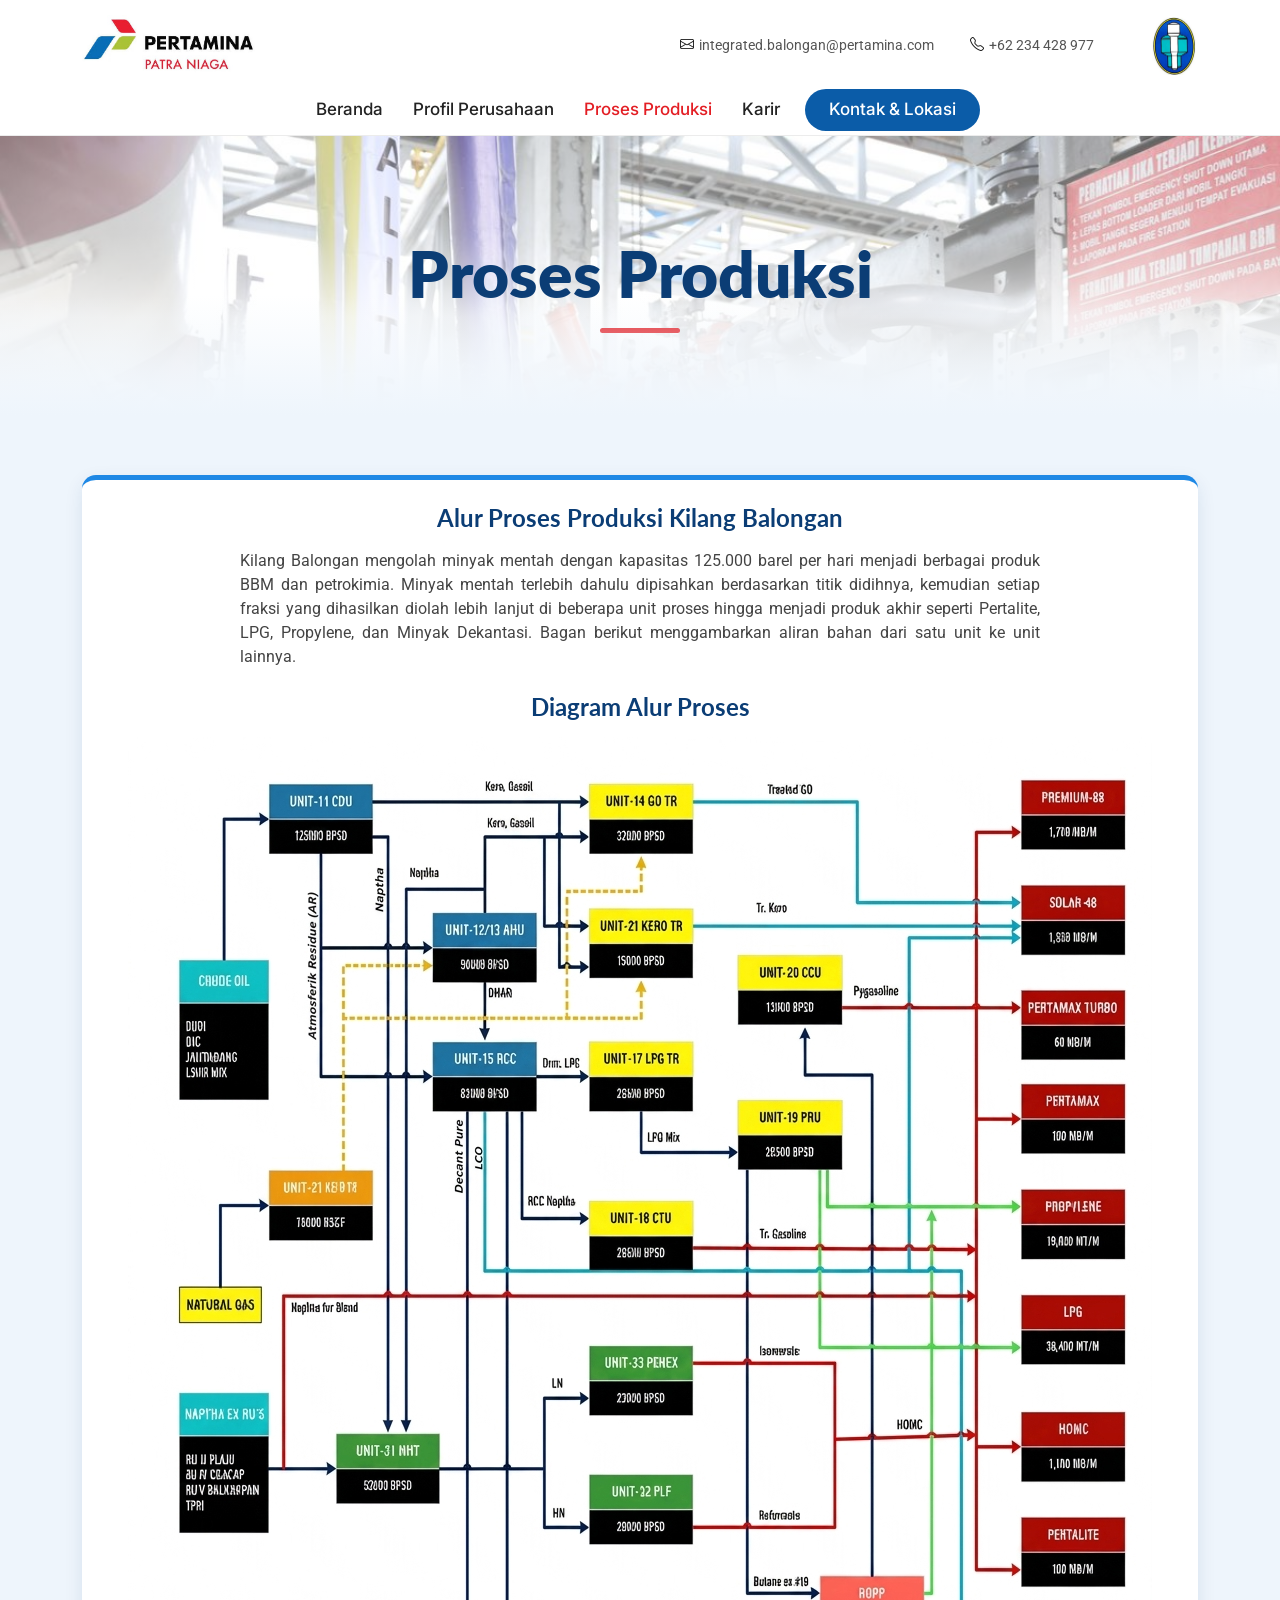
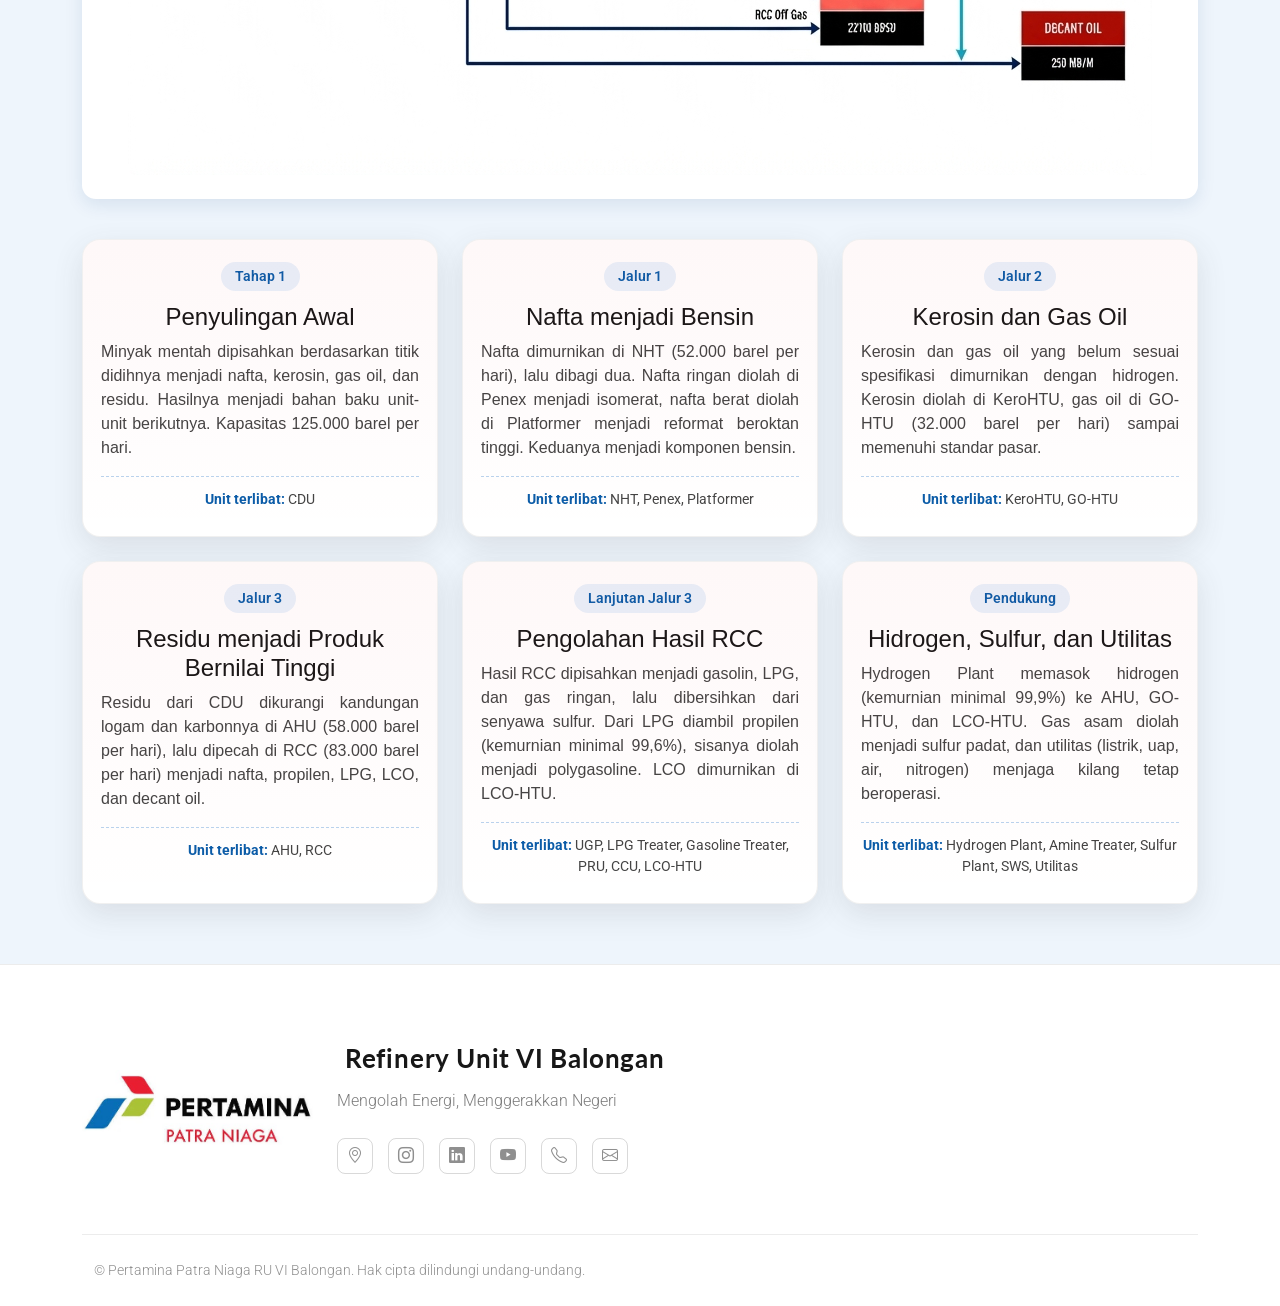
<file: service-details.html>
<!DOCTYPE html>
<html lang="en">

<head>
  <meta charset="utf-8">
  <meta content="width=device-width, initial-scale=1.0" name="viewport">
  <title>Proses Produksi</title>
  <meta name="description" content="">
  <meta name="keywords" content="">

  <!-- Favicons -->
  <link href="assets/img/Desain Tanpa Judul (2).png" rel="icon">
  <link href="assets/img/Desain Tanpa Judul (2).png" rel="apple-touch-icon">

  <!-- Fonts -->
  <link href="https://fonts.googleapis.com" rel="preconnect">
  <link href="https://fonts.gstatic.com" rel="preconnect" crossorigin>
  <link href="https://fonts.googleapis.com/css2?family=Roboto:ital,wght@0,100;0,300;0,400;0,500;0,700;0,900;1,100;1,300;1,400;1,500;1,700;1,900&family=Lato:ital,wght@0,100;0,300;0,400;0,700;0,900;1,100;1,300;1,400;1,700;1,900&family=Inter:wght@100;200;300;400;500;600;700;800;900&display=swap" rel="stylesheet">

  <!-- Vendor CSS Files -->
  <link href="assets/vendor/bootstrap/css/bootstrap.min.css" rel="stylesheet">
  <link href="assets/vendor/bootstrap-icons/bootstrap-icons.css" rel="stylesheet">
  <link href="assets/vendor/aos/aos.css" rel="stylesheet">
  <link href="assets/vendor/glightbox/css/glightbox.min.css" rel="stylesheet">
  <link href="assets/vendor/swiper/swiper-bundle.min.css" rel="stylesheet">

  <!-- Main CSS File -->
  <link href="assets/css/main.css" rel="stylesheet">

  <!-- =======================================================
  * Template Name: FlexBiz
  * Template URL: https://bootstrapmade.com/flexbiz-bootstrap-business-template/
  * Updated: Aug 04 2025 with Bootstrap v5.3.7
  * Author: BootstrapMade.com
  * License: https://bootstrapmade.com/license/
  ======================================================== -->
</head>

<body class="service-details-page">

<header id="header" class="header sticky-top">
    <div class="container-fluid container-xl position-relative">

      <div class="top-row d-flex align-items-center justify-content-between">
        <a class="logo d-flex align-items-center">
          <!-- Uncomment the line below if you also wish to use an image logo -->
          <!-- <img src="assets/img/logo.webp" alt=""> -->
           <img src="assets/img/Logo Pertamina.jpg" alt="Logo" class="logo-img">
          <h1 class="sitename"></h1>
        </a>

        <div class="d-flex align-items-center">
          <div class="social-links">
                       <a href="mailto:integrated.balongan@pertamina.com" class="email"><i class="bi bi-envelope"></i><span class="mailname">integrated.balongan@pertamina.com</span></a>
            <a href="tel:+62234428977" class="call"><i class="bi bi-telephone"></i><span class="callname">+62 234 428 977</span></a>
          </div>
          <img src="assets/img/Logo Patraniaga.png" alt="Logo" class="logo-kanan">
        </div>
      </div>

    </div>

    <div class="nav-wrap">
      <div class="container d-flex justify-content-center position-relative">
        <nav id="navmenu" class="navmenu">
          <ul>
              <li><a href="index.html">Beranda</a></li>
              <li><a href="portfolio-details.html">Profil Perusahaan</a></li>
              <li><a href="service-details.html" class="active">Proses Produksi</a></li>
              <li><a href="starter-page.html">Karir</a></li>
              <li><a href="index.html#contact" class="menu-tombol">Kontak & Lokasi</a></li>
            </ul>
          </ul>
          <i class="mobile-nav-toggle d-xl-none bi bi-list"></i>
        </nav>
      </div>
    </div>
  </header>

  </header>

  <main class="main">

    <!-- Page Title -->
    <div class="page-title">
      <div class="breadcrumbs">
        <nav aria-label="breadcrumb">
          <ol class="breadcrumb">
          </ol>
        </nav>
      </div>

      <div class="title-wrapper">
        <h1>Proses Produksi</h1>
      </div>
      
    </div><!-- End Page Title -->

<!-- Proses Produksi Section -->
<section id="service-details" class="service-details features section">
  <div class="container" data-aos="fade-up" data-aos-delay="100">
    <div class="diagram-alur" data-aos="fade-up">
      <div class="text-center mb-4">
  <h3 class="mb-3">Alur Proses Produksi Kilang Balongan</h3>
  <p style="max-width: 800px; margin: 0 auto; text-align: justify;">
    Kilang Balongan mengolah minyak mentah dengan kapasitas 125.000 barel per hari menjadi berbagai produk BBM dan petrokimia. Minyak mentah terlebih dahulu dipisahkan berdasarkan titik didihnya, kemudian setiap fraksi yang dihasilkan diolah lebih lanjut di beberapa unit proses hingga menjadi produk akhir seperti Pertalite, LPG, Propylene, dan Minyak Dekantasi. Bagan berikut menggambarkan aliran bahan dari satu unit ke unit lainnya.
  </p>
</div>
      <h3>Diagram Alur Proses</h3>
      <a href="assets/img/baganbener.jpg" class="glightbox">
        <img src="assets/img/baganbener.jpg" alt="Diagram alir keseluruhan proses produksi Pertamina RU VI Balongan">
      </a>
    </div>
    <div class="row g-4 justify-content-center">
      <div class="col-md-6 col-lg-4" id="tahap-cdu" data-aos="zoom-in" data-aos-delay="100">
        <div class="feature-item text-center">
          <span class="kode-unit">Tahap 1</span>
          <h4 class="f-title">Penyulingan Awal</h4>
          <p class="f-text teks-justify">Minyak mentah dipisahkan berdasarkan titik didihnya menjadi nafta, kerosin, gas oil, dan residu. Hasilnya menjadi bahan baku unit-unit berikutnya. Kapasitas 125.000 barel per hari.</p>
          <div class="aliran">
            <p><strong>Unit terlibat:</strong> CDU</p>
          </div>
        </div>
      </div>

      <div class="col-md-6 col-lg-4" id="jalur-nafta" data-aos="zoom-in" data-aos-delay="200">
        <div class="feature-item text-center">
          <span class="kode-unit">Jalur 1</span>
          <h4 class="f-title">Nafta menjadi Bensin</h4>
          <p class="f-text teks-justify">Nafta dimurnikan di NHT (52.000 barel per hari), lalu dibagi dua. Nafta ringan diolah di Penex menjadi isomerat, nafta berat diolah di Platformer menjadi reformat beroktan tinggi. Keduanya menjadi komponen bensin.</p>
          <div class="aliran">
            <p><strong>Unit terlibat:</strong> NHT, Penex, Platformer</p>
          </div>
        </div>
      </div>

      <div class="col-md-6 col-lg-4" id="jalur-kerosin-gasoil" data-aos="zoom-in" data-aos-delay="300">
        <div class="feature-item text-center">
          <span class="kode-unit">Jalur 2</span>
          <h4 class="f-title">Kerosin dan Gas Oil</h4>
          <p class="f-text teks-justify">Kerosin dan gas oil yang belum sesuai spesifikasi dimurnikan dengan hidrogen. Kerosin diolah di KeroHTU, gas oil di GO-HTU (32.000 barel per hari) sampai memenuhi standar pasar.</p>
          <div class="aliran">
            <p><strong>Unit terlibat:</strong> KeroHTU, GO-HTU</p>
          </div>
        </div>
      </div>

      <div class="col-md-6 col-lg-4" id="jalur-residu" data-aos="zoom-in" data-aos-delay="100">
        <div class="feature-item text-center">
          <span class="kode-unit">Jalur 3</span>
          <h4 class="f-title">Residu menjadi Produk Bernilai Tinggi</h4>
          <p class="f-text teks-justify">Residu dari CDU dikurangi kandungan logam dan karbonnya di AHU (58.000 barel per hari), lalu dipecah di RCC (83.000 barel per hari) menjadi nafta, propilen, LPG, LCO, dan decant oil.</p>
          <div class="aliran">
            <p><strong>Unit terlibat:</strong> AHU, RCC</p>
          </div>
        </div>
      </div>

      <div class="col-md-6 col-lg-4" id="hasil-rcc" data-aos="zoom-in" data-aos-delay="200">
        <div class="feature-item text-center">
          <span class="kode-unit">Lanjutan Jalur 3</span>
          <h4 class="f-title">Pengolahan Hasil RCC</h4>
          <p class="f-text teks-justify">Hasil RCC dipisahkan menjadi gasolin, LPG, dan gas ringan, lalu dibersihkan dari senyawa sulfur. Dari LPG diambil propilen (kemurnian minimal 99,6%), sisanya diolah menjadi polygasoline. LCO dimurnikan di LCO-HTU.</p>
          <div class="aliran">
            <p><strong>Unit terlibat:</strong> UGP, LPG Treater, Gasoline Treater, PRU, CCU, LCO-HTU</p>
          </div>
        </div>
      </div>

      <div class="col-md-6 col-lg-4" id="pendukung" data-aos="zoom-in" data-aos-delay="300">
        <div class="feature-item text-center">
          <span class="kode-unit">Pendukung</span>
          <h4 class="f-title">Hidrogen, Sulfur, dan Utilitas</h4>
          <p class="f-text teks-justify">Hydrogen Plant memasok hidrogen (kemurnian minimal 99,9%) ke AHU, GO-HTU, dan LCO-HTU. Gas asam diolah menjadi sulfur padat, dan utilitas (listrik, uap, air, nitrogen) menjaga kilang tetap beroperasi.</p>
          <div class="aliran">
            <p><strong>Unit terlibat:</strong> Hydrogen Plant, Amine Treater, Sulfur Plant, SWS, Utilitas</p>
          </div>
        </div>
      </div>

    </div>

  </div>

</section><!-- /Proses Produksi Section -->

  </main>

 <footer id="footer" class="footer position-relative">

    <div class="container">
      <div class="row gy-5">

        <div class="col-lg-8">
          <div class="footer-brand d-flex align-items-center gap-4 flex-wrap">
            <img src="assets/img/Logo Pertamina.jpg" alt="Logo Pertamina" class="logo-footer">
            <div>
            <a href="" class="logo d-flex align-items-center mb-3">
              <span class="sitename">Refinery Unit VI Balongan</span>
            </a>
            <p class="tagline">Mengolah Energi, Menggerakkan Negeri</p>

            <div class="social-links mt-4">
              <a href="https://maps.app.goo.gl/ZEDfqWv7BSZtkgg66" target="_blank" rel="noopener" aria-label="Lokasi"><i class="bi bi-geo-alt"></i></a>
              <a href="https://www.instagram.com/pertamina_ru6?utm_source=ig_web_button_share_sheet&xtok=ZDNlZDc0MzIxNw==" target="_blank" rel="noopener" aria-label="Instagram"><i class="bi bi-instagram"></i></a>
              <a href="https://id.linkedin.com/company/pt-kilang-pertamina-internasional" target="_blank" rel="noopener" aria-label="LinkedIn"><i class="bi bi-linkedin"></i></a>
              <a href="https://www.youtube.com/@pertamina_ru6/featured" target="_blank" rel="noopener" aria-label="YouTube"><i class="bi bi-youtube"></i></a>
              <a href="tel:+62234428977" aria-label="Telepon"><i class="bi bi-telephone"></i></a>
              <a href="mailto:integrated.balongan@pertamina.com" aria-label="Email"><i class="bi bi-envelope"></i></a>
            </div>
          </div>
        </div>
      </div>
    </div>

    <div class="footer-bottom">
      <div class="container">
        <div class="row">
          <div class="col-12">
            <div class="footer-bottom-content">
              <p class="m-0 small">© Pertamina Patra Niaga RU VI Balongan. Hak cipta dilindungi undang-undang.</p>
            </div>
          </div>
        </div>
      </div>
    </div>

  </footer>

  <!-- Scroll Top -->
  <a href="#" id="scroll-top" class="scroll-top d-flex align-items-center justify-content-center"><i class="bi bi-arrow-up-short"></i></a>

  <!-- Preloader -->
  <div id="preloader">
    <div></div>
    <div></div>
    <div></div>
    <div></div>
  </div>

  <!-- Vendor JS Files -->
  <script src="assets/vendor/bootstrap/js/bootstrap.bundle.min.js"></script>
  <script src="assets/vendor/php-email-form/validate.js"></script>
  <script src="assets/vendor/aos/aos.js"></script>
  <script src="assets/vendor/glightbox/js/glightbox.min.js"></script>
  <script src="assets/vendor/purecounter/purecounter_vanilla.js"></script>
  <script src="assets/vendor/waypoints/noframework.waypoints.js"></script>
  <script src="assets/vendor/imagesloaded/imagesloaded.pkgd.min.js"></script>
  <script src="assets/vendor/isotope-layout/isotope.pkgd.min.js"></script>
  <script src="assets/vendor/swiper/swiper-bundle.min.js"></script>

  <!-- Main JS File -->
  <script src="assets/js/main.js"></script>
  <script>
    var header = document.querySelector('#header');
    var posisiTerakhir = 0;

    /* beri ruang di atas halaman setinggi header, karena header sekarang fixed */
    window.addEventListener('load', function () {
      document.body.style.paddingTop = header.offsetHeight + 'px';
    });

    window.addEventListener('scroll', function () {
      var posisiSekarang = window.scrollY;

      if (posisiSekarang > posisiTerakhir && posisiSekarang > 100) {
        header.classList.add('menu-hidden');      /* gulir ke bawah: menu hilang */
      } else if (posisiSekarang < posisiTerakhir) {
        header.classList.remove('menu-hidden');   /* gulir ke atas: menu muncul */
      }

      posisiTerakhir = posisiSekarang;
    });
    var menuBeranda = document.querySelector('.navmenu a[href="index.html"]');
    var menuKontak = document.querySelector('.navmenu a[href="index.html#contact"]');
    var bagianKontak = document.querySelector('#contact');

    function sorotMenu() {
      var diKontak = bagianKontak.getBoundingClientRect().top <= window.innerHeight / 2;
      menuKontak.classList.toggle('active', diKontak);
      menuBeranda.classList.toggle('active', !diKontak);
    }
  function namaFile(alamat) {
    return alamat.split('/').pop() || 'index.html';
  }

  document.querySelectorAll('.navmenu a').forEach(function (link) {
    if (!link.hash && namaFile(link.pathname) === namaFile(location.pathname)) {
      link.addEventListener('click', function (e) {
        e.preventDefault();
      });
    }
  });
</script>
</body>

</html>
</file>
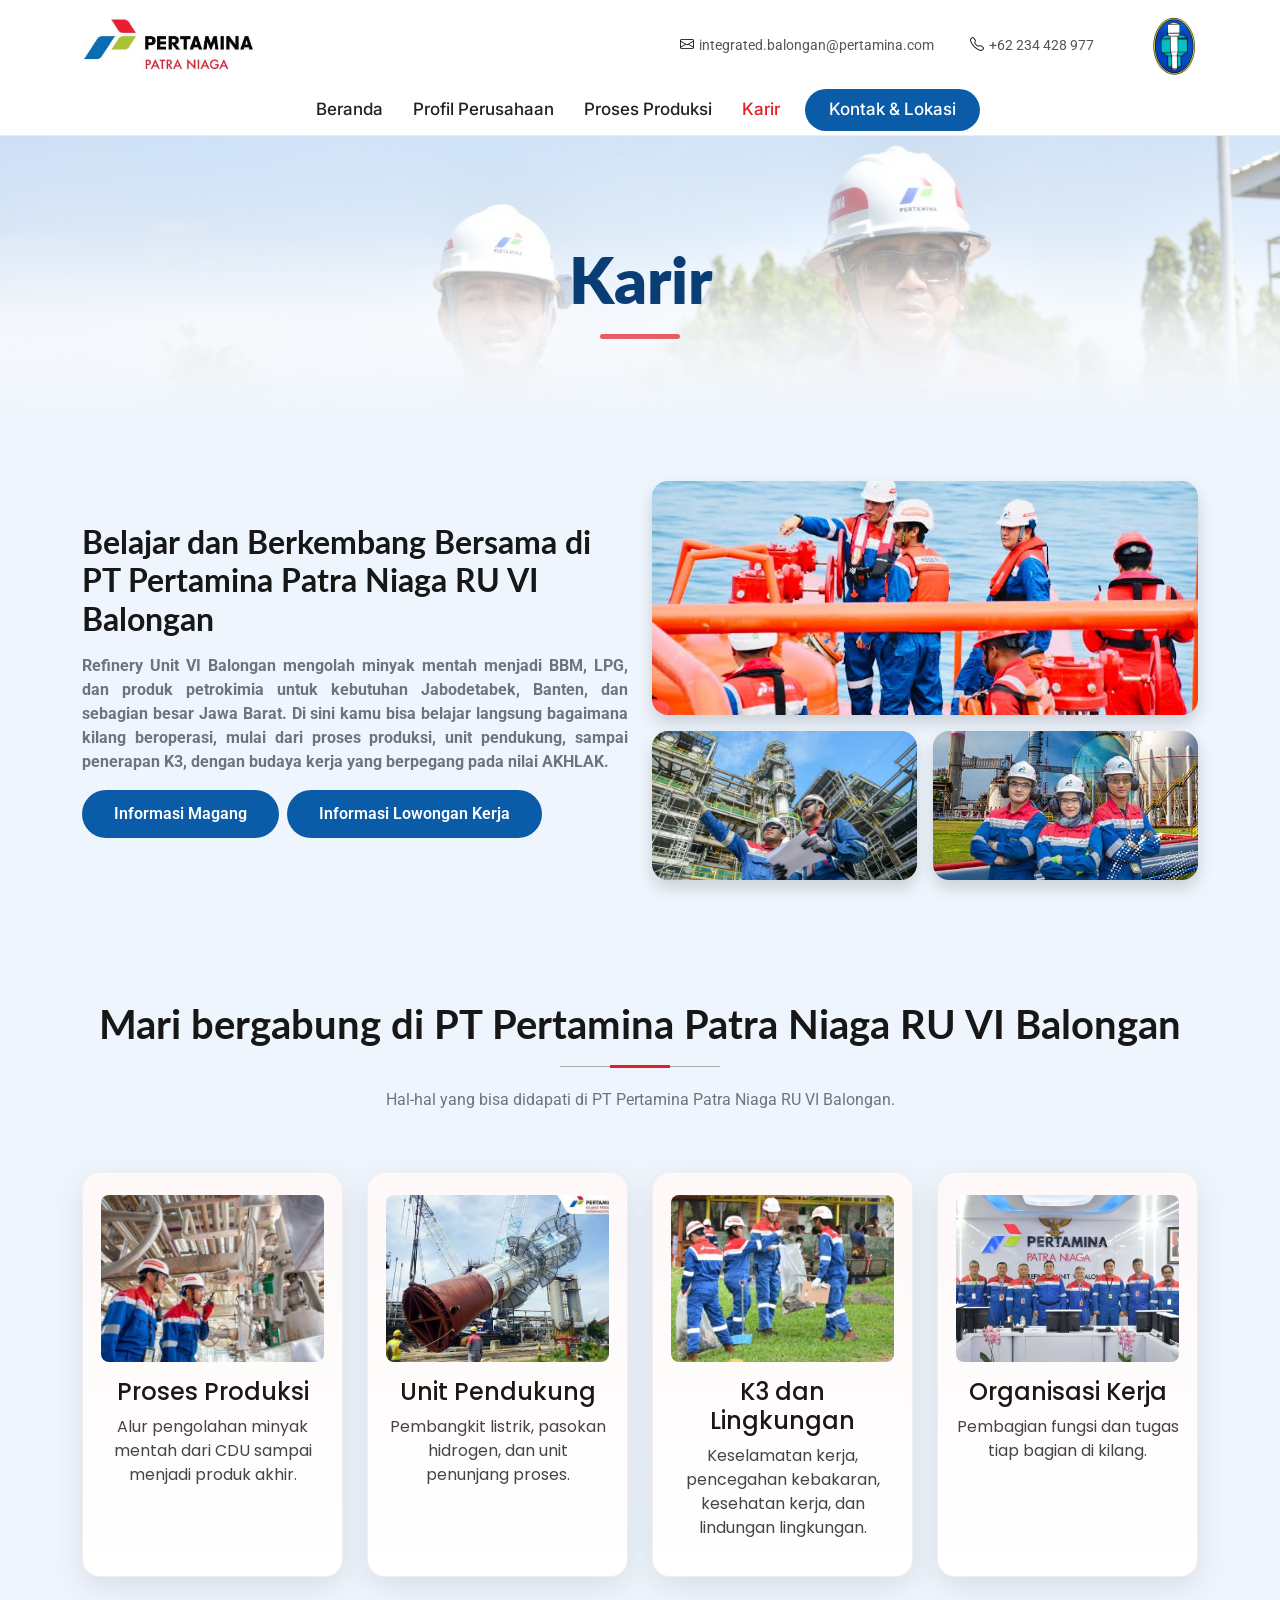
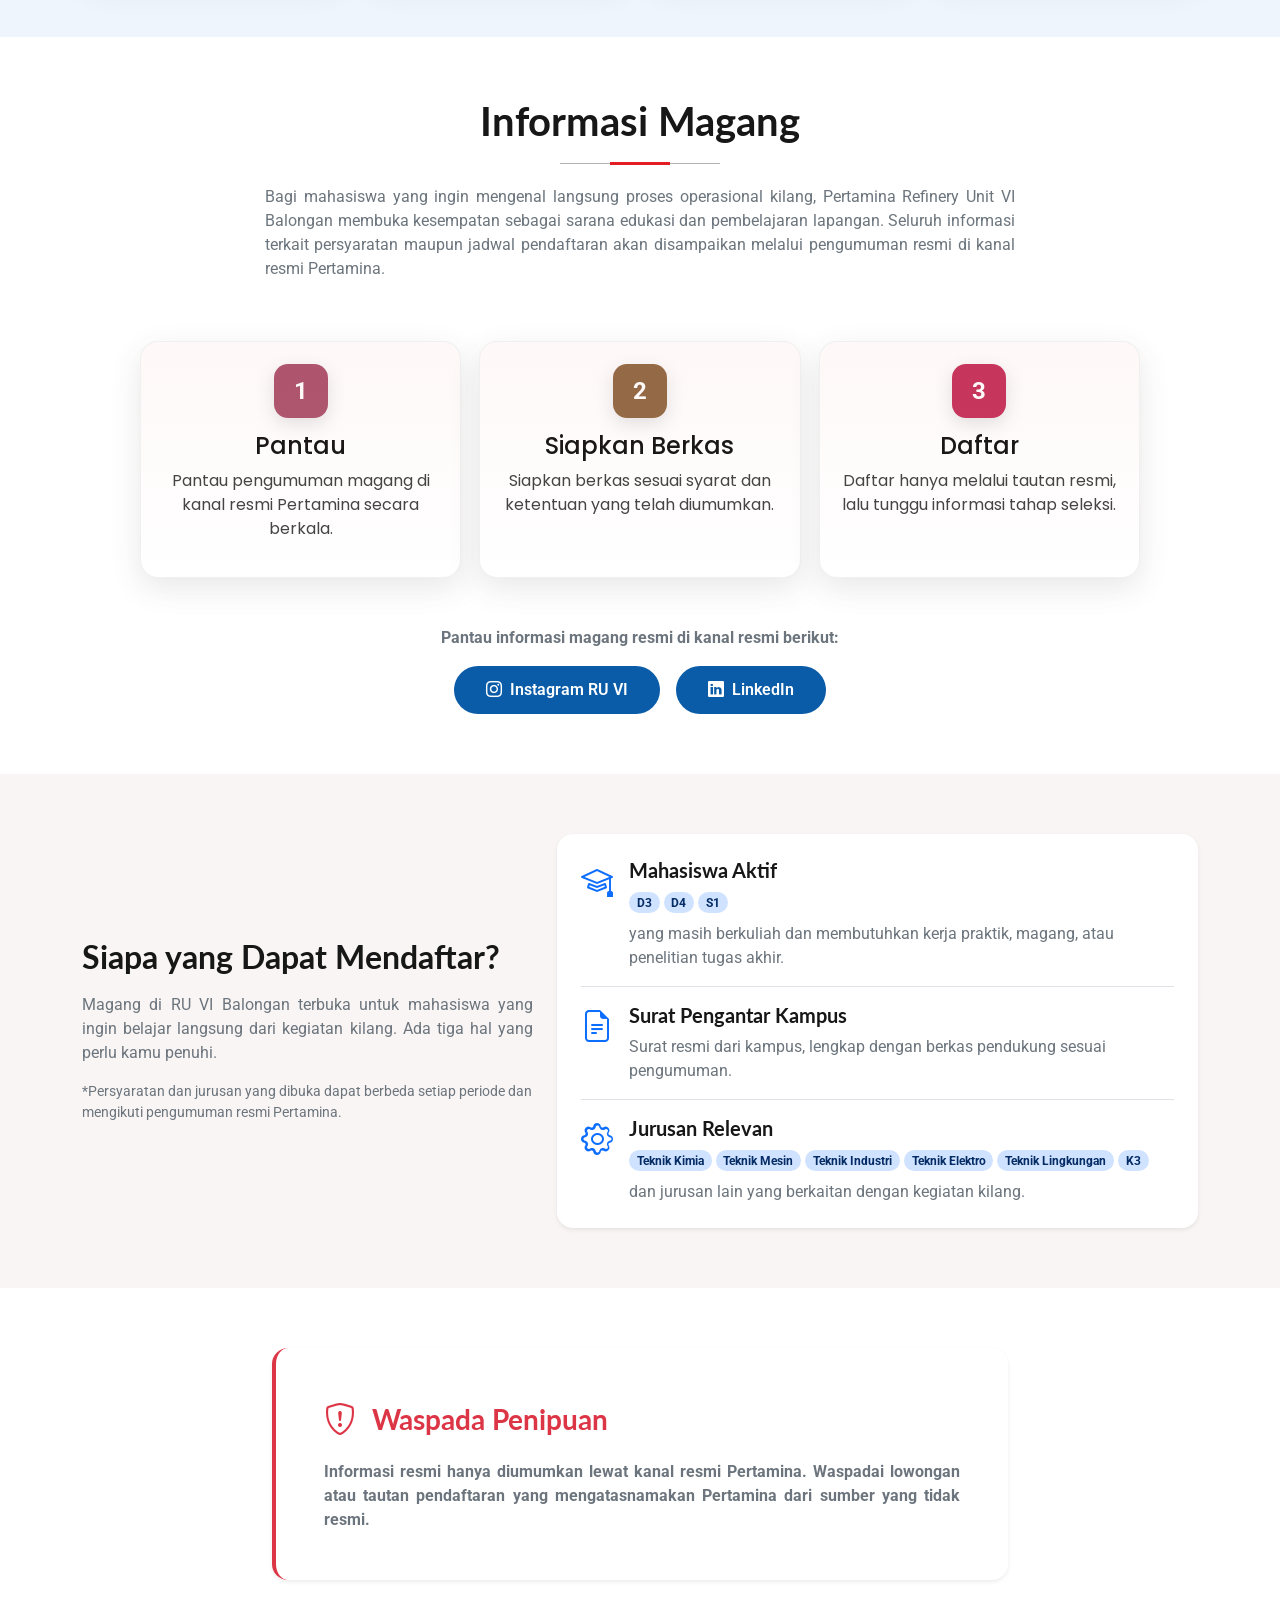
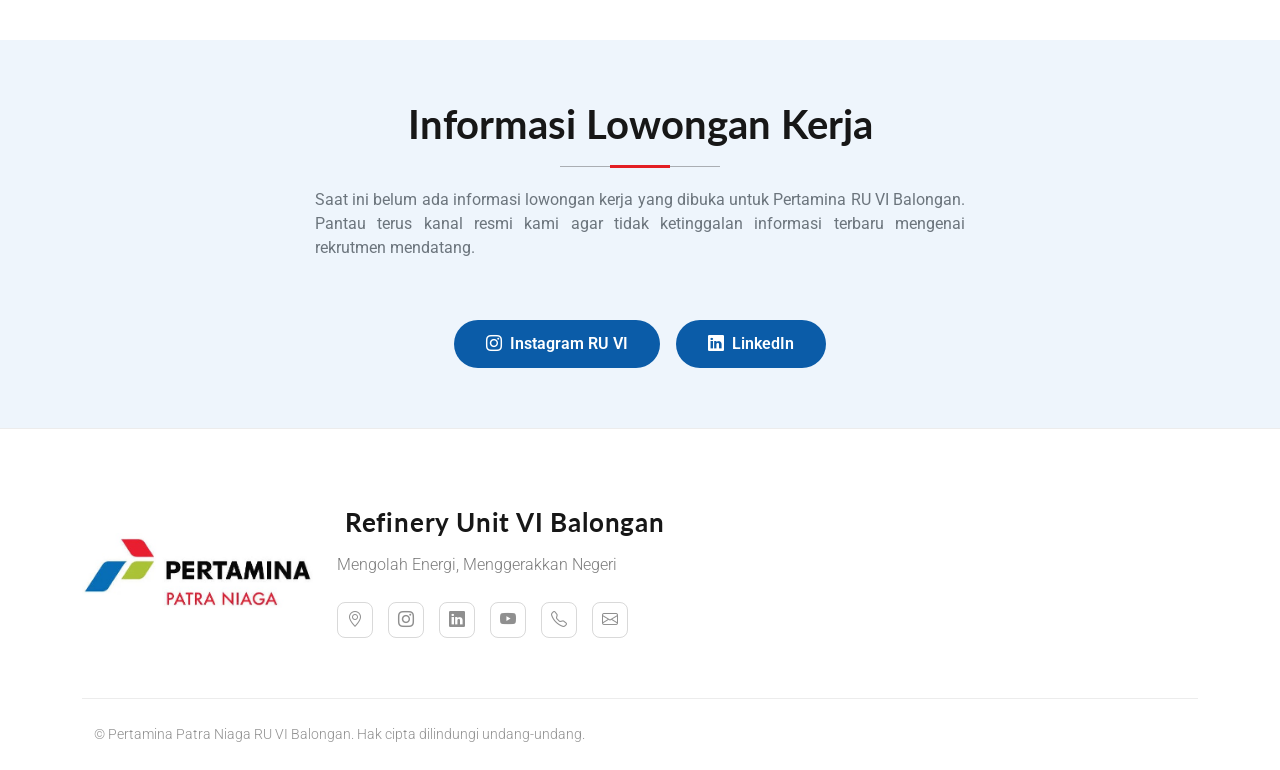
<file: starter-page.html>
<!DOCTYPE html>
<html lang="en">

<head>
  <meta charset="utf-8">
  <meta content="width=device-width, initial-scale=1.0" name="viewport">
  <title>Karir - Pertamina RU VI Balongan</title>
  <meta name="description" content="">
  <meta name="keywords" content="">

  <!-- Favicons -->
  <link href="assets/img/Desain Tanpa Judul (2).png" rel="icon">
  <link href="assets/img/Desain Tanpa Judul (2).png" rel="apple-touch-icon">

  <!-- Fonts -->
  <link href="https://fonts.googleapis.com" rel="preconnect">
  <link href="https://fonts.gstatic.com" rel="preconnect" crossorigin>
  <link href="https://fonts.googleapis.com/css2?family=Roboto:ital,wght@0,100;0,300;0,400;0,500;0,700;0,900;1,100;1,300;1,400;1,500;1,700;1,900&family=Lato:ital,wght@0,100;0,300;0,400;0,700;0,900;1,100;1,300;1,400;1,700;1,900&family=Inter:wght@100;200;300;400;500;600;700;800;900&display=swap" rel="stylesheet">

  <!-- Vendor CSS Files -->
  <link href="assets/vendor/bootstrap/css/bootstrap.min.css" rel="stylesheet">
  <link href="assets/vendor/bootstrap-icons/bootstrap-icons.css" rel="stylesheet">
  <link href="assets/vendor/aos/aos.css" rel="stylesheet">
  <link href="assets/vendor/glightbox/css/glightbox.min.css" rel="stylesheet">
  <link href="assets/vendor/swiper/swiper-bundle.min.css" rel="stylesheet">
  <link href="https://fonts.googleapis.com/css2?family=Poppins:wght@400;500;600;700&display=swap" rel="stylesheet">

  <!-- Main CSS File -->
  <link href="assets/css/main.css" rel="stylesheet">
</head>

<body class="starter-page-page">

  <header id="header" class="header sticky-top">
    <div class="container-fluid container-xl position-relative">

      <div class="top-row d-flex align-items-center justify-content-between">
        <a class="logo d-flex align-items-center">
           <img src="assets/img/Logo Pertamina.jpg" alt="Logo" class="logo-img">
          <h1 class="sitename"></h1>
        </a>

        <div class="d-flex align-items-center">
          <div class="social-links">
            <a href="mailto:integrated.balongan@pertamina.com" class="email"><i class="bi bi-envelope"></i><span class="mailname">integrated.balongan@pertamina.com</span></a>
            <a href="tel:+62234428977" class="call"><i class="bi bi-telephone"></i><span class="callname">+62 234 428 977</span></a>
          </div>
          <img src="assets/img/Logo Patraniaga.png" alt="Logo" class="logo-kanan">
        </div>
      </div>

    </div>

    <div class="nav-wrap">
      <div class="container d-flex justify-content-center position-relative">
        <nav id="navmenu" class="navmenu">
         <ul>
              <li><a href="index.html">Beranda</a></li>
              <li><a href="portfolio-details.html">Profil Perusahaan</a></li>
              <li><a href="service-details.html">Proses Produksi</a></li>
              <li><a href="starter-page.html" class="active">Karir</a></li>
              <li><a href="index.html#contact" class="menu-tombol">Kontak & Lokasi</a></li>
            </ul>
          </ul>
          <i class="mobile-nav-toggle d-xl-none bi bi-list"></i>
        </nav>
      </div>
    </div>
  </header>

  <main class="main">

    <!-- Page Title -->
    <div class="page-title text-center">
      <div class="container">
        <div class="title-wrapper">
          <h1>Karir</h1>
        </div>
      </div>
    </div><!-- End Page Title -->

       <section id="profil-karir" class="section">
      <div class="container" data-aos="fade-up">
        <div class="row align-items-center gy-5">

          <div class="col-lg-6">
            <h2 class="fw-bold mb-3">Belajar dan Berkembang Bersama di PT Pertamina Patra Niaga RU VI Balongan</h2>
            <p class="text-secondary fw-bold mb-0 teks-justify">Refinery Unit VI Balongan mengolah minyak mentah menjadi BBM, LPG, dan produk petrokimia untuk kebutuhan Jabodetabek, Banten, dan sebagian besar Jawa Barat. Di sini kamu bisa belajar langsung bagaimana kilang beroperasi, mulai dari proses produksi, unit pendukung, sampai penerapan K3, dengan budaya kerja yang berpegang pada nilai AKHLAK.</p>
            <div class="d-flex flex-wrap gap-2 mt-3">
              <a href="#informasi-magang" class="tombol-selengkapnya">Informasi Magang</a>
              <a href="#informasi-lowongan-kerja" class="tombol-selengkapnya">Informasi Lowongan Kerja</a>
            </div>
          </div>

          <div class="col-lg-6">
            <div class="row g-3">
              <div class="col-12">
                <div class="ratio ratio-21x9">
                  <img src="assets/img/2.jpg" class="rounded-4 shadow object-fit-cover" alt="Pekerja Kilang Balongan">
                </div>
              </div>
              <div class="col-6">
                <div class="ratio ratio-16x9">
                  <img src="assets/img/4.webp" class="rounded-4 shadow object-fit-cover" alt="Area kilang">
                </div>
              </div>
              <div class="col-6">
                <div class="ratio ratio-16x9">
                  <img src="assets/img/3.jpg" class="rounded-4 shadow object-fit-cover" alt="Unit operasi">
                </div>
              </div>
            </div>
          </div>

        </div>
      </div>
    </section>

    <section id="yang-dipelajari" class="features section">

      <div class="container section-title" data-aos="fade-up">
        <h2>Mari bergabung di PT Pertamina Patra Niaga RU VI Balongan</h2>
        <p class="mt-3 text-secondary">Hal-hal yang bisa didapati di PT Pertamina Patra Niaga RU VI Balongan.</p>
      </div>

      <div class="container" data-aos="fade-up" data-aos-delay="100">
          <div class="row g-4">
          <div class="col-md-6 col-lg-3">
            <div class="feature-item text-center h-100">
              <div class="ratio ratio-4x3 mb-3">
                <img src="assets/img/10.jpg" class="rounded-3 object-fit-cover" alt="Proses produksi">
              </div>
              <h4 class="f-title">Proses Produksi</h4>
              <p class="f-text">Alur pengolahan minyak mentah dari CDU sampai menjadi produk akhir.</p>
            </div>
          </div>
          <div class="col-md-6 col-lg-3">
            <div class="feature-item text-center h-100">
              <div class="ratio ratio-4x3 mb-3">
                <img src="assets/img/11.jpg" class="rounded-3 object-fit-cover" alt="Unit pendukung">
              </div>
              <h4 class="f-title">Unit Pendukung</h4>
              <p class="f-text">Pembangkit listrik, pasokan hidrogen, dan unit penunjang proses.</p>
            </div>
          </div>
          <div class="col-md-6 col-lg-3">
            <div class="feature-item text-center h-100">
              <div class="ratio ratio-4x3 mb-3">
                <img src="assets/img/13.jpg" class="rounded-3 object-fit-cover" alt="K3 dan lingkungan">
              </div>
              <h4 class="f-title">K3 dan Lingkungan</h4>
              <p class="f-text">Keselamatan kerja, pencegahan kebakaran, kesehatan kerja, dan lindungan lingkungan.</p>
            </div>
          </div>
          <div class="col-md-6 col-lg-3">
            <div class="feature-item text-center h-100">
              <div class="ratio ratio-4x3 mb-3">
                <img src="assets/img/15.jpg" class="rounded-3 object-fit-cover" alt="Organisasi kerja">
              </div>
              <h4 class="f-title">Organisasi Kerja</h4>
              <p class="f-text">Pembagian fungsi dan tugas tiap bagian di kilang.</p>
            </div>
          </div>
        </div>
      </div>

    </section>

    <section id="informasi-magang" class="features section">

      <div class="container section-title" data-aos="fade-up">
        <h2>Informasi Magang</h2>
        <p class="mt-3 text-secondary mx-auto teks-justify" style="max-width: 750px;">
          Bagi mahasiswa yang ingin mengenal langsung proses operasional kilang, Pertamina Refinery Unit VI Balongan membuka kesempatan sebagai sarana edukasi dan pembelajaran lapangan. Seluruh informasi terkait persyaratan maupun jadwal pendaftaran akan disampaikan melalui pengumuman resmi di kanal resmi Pertamina.
        </p>
      </div>

      <div class="container" data-aos="fade-up" data-aos-delay="100">
        
        <div class="feature-grid">

          <div class="feature-item text-center" data-aos="zoom-in" data-aos-delay="100">
            <div class="f-icon badge-blue"><strong>1</strong></div>
            <h4 class="f-title">Pantau</h4>
            <p class="f-text">Pantau pengumuman magang di kanal resmi Pertamina secara berkala.</p>
          </div>

          <div class="feature-item text-center" data-aos="zoom-in" data-aos-delay="200">
            <div class="f-icon badge-green"><strong>2</strong></div>
            <h4 class="f-title">Siapkan Berkas</h4>
            <p class="f-text">Siapkan berkas sesuai syarat dan ketentuan yang telah diumumkan.</p>
          </div>

          <div class="feature-item text-center" data-aos="zoom-in" data-aos-delay="300">
            <div class="f-icon badge-purple"><strong>3</strong></div>
            <h4 class="f-title">Daftar</h4>
            <p class="f-text">Daftar hanya melalui tautan resmi, lalu tunggu informasi tahap seleksi.</p>
          </div>

        </div>
         <div class="text-center fw-bold mt-5"> 
          <p class="text-secondary mb-3">Pantau informasi magang resmi di kanal resmi berikut:</p>
          <div class="d-flex flex-wrap justify-content-center gap-3">
            <a href="https://www.instagram.com/pertamina_ru6" target="_blank" rel="noopener" class="tombol-selengkapnya">
              <i class="bi bi-instagram me-2"></i>Instagram RU VI
            </a>
            <a href="https://id.linkedin.com/company/pt-kilang-pertamina-internasional" target="_blank" rel="noopener" class="tombol-selengkapnya">
              <i class="bi bi-linkedin me-2"></i>LinkedIn
            </a>
          </div>
        </div>
      </div>

    </section>
    <!-- Siapa yang Dapat Mendaftar -->
    <section id="siapa-mendaftar" class="section light-background">
      <div class="container" data-aos="fade-up">
        <div class="row align-items-center gy-4">

          <div class="col-lg-5">
            <h2 class="fw-bold mb-3">Siapa yang Dapat Mendaftar?</h2>
            <p class="text-secondary mb-3 teks-justify">Magang di RU VI Balongan terbuka untuk mahasiswa yang ingin belajar langsung dari kegiatan kilang. Ada tiga hal yang perlu kamu penuhi.</p>
            <p class="text-secondary small mb-0">*Persyaratan dan jurusan yang dibuka dapat berbeda setiap periode dan mengikuti pengumuman resmi Pertamina.</p>
          </div>

          <div class="col-lg-7">
            <div class="card border-0 shadow-sm rounded-4 p-4">

              <div class="d-flex gap-3 border-bottom pb-3 mb-3">
                <i class="bi bi-mortarboard fs-2 text-primary"></i>
                <div>
                  <h5 class="fw-bold mb-2">Mahasiswa Aktif</h5>
                  <span class="badge rounded-pill bg-primary-subtle text-primary-emphasis">D3</span>
                  <span class="badge rounded-pill bg-primary-subtle text-primary-emphasis">D4</span>
                  <span class="badge rounded-pill bg-primary-subtle text-primary-emphasis">S1</span>
                  <p class="text-secondary mt-2 mb-0">yang masih berkuliah dan membutuhkan kerja praktik, magang, atau penelitian tugas akhir.</p>
                </div>
              </div>

              <div class="d-flex gap-3 border-bottom pb-3 mb-3">
                <i class="bi bi-file-earmark-text fs-2 text-primary"></i>
                <div>
                  <h5 class="fw-bold mb-2">Surat Pengantar Kampus</h5>
                  <p class="text-secondary mb-0">Surat resmi dari kampus, lengkap dengan berkas pendukung sesuai pengumuman.</p>
                </div>
              </div>

              <div class="d-flex gap-3">
                <i class="bi bi-gear fs-2 text-primary"></i>
                <div>
                  <h5 class="fw-bold mb-2">Jurusan Relevan</h5>
                  <span class="badge rounded-pill bg-primary-subtle text-primary-emphasis">Teknik Kimia</span>
                  <span class="badge rounded-pill bg-primary-subtle text-primary-emphasis">Teknik Mesin</span>
                  <span class="badge rounded-pill bg-primary-subtle text-primary-emphasis">Teknik Industri</span>
                  <span class="badge rounded-pill bg-primary-subtle text-primary-emphasis">Teknik Elektro</span>
                  <span class="badge rounded-pill bg-primary-subtle text-primary-emphasis">Teknik Lingkungan</span>
                  <span class="badge rounded-pill bg-primary-subtle text-primary-emphasis">K3</span>
                  <p class="text-secondary mt-2 mb-0">dan jurusan lain yang berkaitan dengan kegiatan kilang.</p>
                </div>
              </div>

            </div>
          </div>

        </div>
      </div>
    </section>

    <!-- Waspada Penipuan -->
    <section id="waspada-penipuan" class="section">
      <div class="container" data-aos="fade-up">
        <div class="row justify-content-center">
          <div class="col-lg-8">
            <div class="card border-0 shadow-sm rounded-4 p-4 p-md-5 bg-white border-start border-danger border-4">
              <div class="d-flex align-items-center gap-3 mb-3">
                <i class="bi bi-shield-exclamation text-danger fs-2"></i>
                <h3 class="fw-bold text-danger m-0">Waspada Penipuan</h3>
              </div>
              <p class="text-secondary fw-bold mb-0 teks-justify">
                Informasi resmi hanya diumumkan lewat kanal resmi Pertamina. Waspadai lowongan atau tautan pendaftaran yang mengatasnamakan Pertamina dari sumber yang tidak resmi.
              </p>
            </div>
          </div>
        </div>
      </div>
    </section>
    <section id="informasi-lowongan-kerja" class="section">

      <div class="container section-title" data-aos="fade-up">
        <h2>Informasi Lowongan Kerja</h2>
        <p class="mt-3 text-secondary mx-auto teks-justify" style="max-width: 650px;">
          Saat ini belum ada informasi lowongan kerja yang dibuka untuk Pertamina RU VI Balongan. Pantau terus kanal resmi kami agar tidak ketinggalan informasi terbaru mengenai rekrutmen mendatang.
        </p>
      </div>

      <div class="container text-center" data-aos="fade-up" data-aos-delay="100">
        <div class="d-flex flex-wrap justify-content-center gap-3">
          <a href="https://www.instagram.com/pertamina_ru6" target="_blank" rel="noopener" class="tombol-selengkapnya">
            <i class="bi bi-instagram me-2"></i>Instagram RU VI
          </a>
          <a href="https://id.linkedin.com/company/pt-kilang-pertamina-internasional" target="_blank" rel="noopener" class="tombol-selengkapnya">
            <i class="bi bi-linkedin me-2"></i>LinkedIn
          </a>
        </div>
      </div>

    </section>

  </main>

 <footer id="footer" class="footer position-relative">

    <div class="container">
      <div class="row gy-5">

        <div class="col-lg-8">
          <div class="footer-brand d-flex align-items-center gap-4 flex-wrap">
            <img src="assets/img/Logo Pertamina.jpg" alt="Logo Pertamina" class="logo-footer">
            <div>
            <a href="" class="logo d-flex align-items-center mb-3">
              <span class="sitename">Refinery Unit VI Balongan</span>
            </a>
            <p class="tagline">Mengolah Energi, Menggerakkan Negeri</p>

            <div class="social-links mt-4">
              <a href="https://maps.app.goo.gl/ZEDfqWv7BSZtkgg66" target="_blank" rel="noopener" aria-label="Lokasi"><i class="bi bi-geo-alt"></i></a>
              <a href="https://www.instagram.com/pertamina_ru6?utm_source=ig_web_button_share_sheet&xtok=ZDNlZDc0MzIxNw==" target="_blank" rel="noopener" aria-label="Instagram"><i class="bi bi-instagram"></i></a>
              <a href="https://id.linkedin.com/company/pt-kilang-pertamina-internasional" target="_blank" rel="noopener" aria-label="LinkedIn"><i class="bi bi-linkedin"></i></a>
              <a href="https://www.youtube.com/@pertamina_ru6/featured" target="_blank" rel="noopener" aria-label="YouTube"><i class="bi bi-youtube"></i></a>
              <a href="tel:+62234428977" aria-label="Telepon"><i class="bi bi-telephone"></i></a>
              <a href="mailto:integrated.balongan@pertamina.com" aria-label="Email"><i class="bi bi-envelope"></i></a>
            </div>
          </div>
        </div>
      </div>
    </div>

    <div class="footer-bottom">
      <div class="container">
        <div class="row">
          <div class="col-12">
            <div class="footer-bottom-content">
              <p class="m-0 small">© Pertamina Patra Niaga RU VI Balongan. Hak cipta dilindungi undang-undang.</p>
            </div>
          </div>
        </div>
      </div>
    </div>

  </footer>

  <!-- Scroll Top -->
  <a href="#" id="scroll-top" class="scroll-top d-flex align-items-center justify-content-center"><i class="bi bi-arrow-up-short"></i></a>

  <!-- Preloader -->
  <div id="preloader">
    <div></div>
    <div></div>
    <div></div>
    <div></div>
  </div>

  <!-- Vendor JS Files -->
  <script src="assets/vendor/bootstrap/js/bootstrap.bundle.min.js"></script>
  <script src="assets/vendor/php-email-form/validate.js"></script>
  <script src="assets/vendor/aos/aos.js"></script>
  <script src="assets/vendor/glightbox/js/glightbox.min.js"></script>
  <script src="assets/vendor/purecounter/purecounter_vanilla.js"></script>
  <script src="assets/vendor/waypoints/noframework.waypoints.js"></script>
  <script src="assets/vendor/imagesloaded/imagesloaded.pkgd.min.js"></script>
  <script src="assets/vendor/isotope-layout/isotope.pkgd.min.js"></script>
  <script src="assets/vendor/swiper/swiper-bundle.min.js"></script>

  <!-- Main JS File -->
  <script src="assets/js/main.js"></script>
  <script>
    var header = document.querySelector('#header');
    var posisiTerakhir = 0;

    window.addEventListener('load', function () {
      document.body.style.paddingTop = header.offsetHeight + 'px';
    });

    window.addEventListener('scroll', function () {
      var posisiSekarang = window.scrollY;

      if (posisiSekarang > posisiTerakhir && posisiSekarang > 100) {
        header.classList.add('menu-hidden');      
      } else if (posisiSekarang < posisiTerakhir) {
        header.classList.remove('menu-hidden');   
      }

      posisiTerakhir = posisiSekarang;
    });
        var menuBeranda = document.querySelector('.navmenu a[href="index.html"]');
    var menuKontak = document.querySelector('.navmenu a[href="index.html#contact"]');
    var bagianKontak = document.querySelector('#contact');

    function sorotMenu() {
      var diKontak = bagianKontak.getBoundingClientRect().top <= window.innerHeight / 2;
      menuKontak.classList.toggle('active', diKontak);
      menuBeranda.classList.toggle('active', !diKontak);
    }

  function namaFile(alamat) {
    return alamat.split('/').pop() || 'index.html';
  }

  document.querySelectorAll('.navmenu a').forEach(function (link) {
    if (!link.hash && namaFile(link.pathname) === namaFile(location.pathname)) {
      link.addEventListener('click', function (e) {
        e.preventDefault();
      });
    }
  });
</script>
</body>
</html>
</file>
<file: assets/css/main.css>
/**
* Template Name: FlexBiz
* Template URL: https://bootstrapmade.com/flexbiz-bootstrap-business-template/
* Updated: Aug 04 2025 with Bootstrap v5.3.7
* Author: BootstrapMade.com
* License: https://bootstrapmade.com/license/
*/

@charset "UTF-8";

/*--------------------------------------------------------------
# Font & Color Variables
# Help: https://bootstrapmade.com/color-system/
--------------------------------------------------------------*/
/* Fonts */
:root {
  --default-font: "Roboto",  system-ui, -apple-system, "Segoe UI", Roboto, "Helvetica Neue", Arial, "Noto Sans", "Liberation Sans", sans-serif, "Apple Color Emoji", "Segoe UI Emoji", "Segoe UI Symbol", "Noto Color Emoji";
  --heading-font: "Lato",  sans-serif;
  --nav-font: "Inter",  sans-serif;
}

/* Global Colors - The following color variables are used throughout the website. Updating them here will change the color scheme of the entire website */
:root { 
  --background-color: #ffffff; /* Background color for the entire website, including individual sections */
  --default-color: #444444; /* Default color used for the majority of the text content across the entire website */
  --heading-color: #171717; /* Color for headings, subheadings and title throughout the website */
  --accent-color: #e31e24; /* Accent color that represents your brand on the website. It's used for buttons, links, and other elements that need to stand out */
  --surface-color: #ffffff; /* The surface color is used as a background of boxed elements within sections, such as cards, icon boxes, or other elements that require a visual separation from the global background. */
  --contrast-color: #ffffff; /* Contrast color for text, ensuring readability against backgrounds of accent, heading, or default colors. */
}

/* Nav Menu Colors - The following color variables are used specifically for the navigation menu. They are separate from the global colors to allow for more customization options */
:root {
  --nav-color: #222222;  /* The default color of the main navmenu links */
  --nav-hover-color: #e31e24; /* Applied to main navmenu links when they are hovered over or active */
  --nav-mobile-background-color: #ffffff; /* Used as the background color for mobile navigation menu */
  --nav-dropdown-background-color: #171717; /* Used as the background color for dropdown items that appear when hovering over primary navigation items */
  --nav-dropdown-color: #222222; /* Used for navigation links of the dropdown items in the navigation menu. */
  --nav-dropdown-hover-color: #e31e24; /* Similar to --nav-hover-color, this color is applied to dropdown navigation links when they are hovered over. */
}

/* Color Presets - These classes override global colors when applied to any section or element, providing reuse of the sam color scheme. */

.light-background {
  --background-color: #f9f5f4;
  --surface-color: #ffffff;
}

.dark-background {
  --background-color: #060606;
  --default-color: #ffffff;
  --heading-color: #ffffff;
  --surface-color: #252525;
  --contrast-color: #ffffff;
}

/* Smooth scroll */
:root {
  scroll-behavior: smooth;
}

/*--------------------------------------------------------------
# General Styling & Shared Classes
--------------------------------------------------------------*/
body {
  color: var(--default-color);
  background-color: var(--background-color);
  font-family: var(--default-font);
}

a {
  color: var(--accent-color);
  text-decoration: none;
  transition: 0.3s;
}

a:hover {
  color: color-mix(in srgb, var(--accent-color), transparent 25%);
  text-decoration: none;
}

h1,
h2,
h3,
h4,
h5,
h6 {
  color: var(--heading-color);
  font-family: var(--heading-font);
}

/* PHP Email Form Messages
------------------------------*/

/*--------------------------------------------------------------
# Global Header
--------------------------------------------------------------*/
.header {
  color: var(--default-color);
  background-color: var(--background-color);
  transition: all 0.5s;
  z-index: 997;
  padding: 20px 0 0 0;
  border-bottom: 1px solid color-mix(in srgb, var(--default-color), transparent 90%);
}

.header .top-row {
  padding-bottom: 10px;
}

.header .top-row .logo {
  text-decoration: none;
}

.header .top-row .logo img {
  max-height: 40px;
  margin-right: 10px;
}

.header .top-row .logo .sitename {
  font-size: 24px;
  font-weight: 600;
  color: var(--heading-color);
  font-family: var(--heading-font);
  margin: 0;
}

.header .social-links a {
  color: var(--heading-color);
  padding: 0 8px;
  display: inline-block;
  font-size: 18px;
  transition: 0.3s;
}

.header .social-links a:hover {
  color: var(--accent-color);
}

@media (max-width: 1200px) {
  .header .social-links {
    padding-right: 40px;
  }
}

.header .nav-wrap {
  background-color: #ffffff;
}

.header .mobile-nav-toggle {
  position: fixed;
  top: 20px;
  right: 5px;
}

/* Global Header on Scroll
------------------------------*/
.scrolled .header {
  --background-color: #ffffff;
}

/*--------------------------------------------------------------
# Navigation Menu
--------------------------------------------------------------*/
/* Navmenu - Desktop */
@media (min-width: 1200px) {
  .navmenu {
    padding: 0;
  }

  .navmenu ul {
    margin: 0;
    padding: 0;
    display: flex;
    list-style: none;
    align-items: center;
  }

  .navmenu li {
    position: relative;
  }

  .navmenu a,
  .navmenu a:focus {
    color: var(--nav-color);
    padding: 18px 15px;
    font-size: 17px;
    font-family: var(--nav-font);
    font-weight: 500;
    display: flex;
    align-items: center;
    justify-content: space-between;
    white-space: nowrap;
    transition: 0.3s;
  }

  .navmenu a i,
  .navmenu a:focus i {
    font-size: 12px;
    line-height: 0;
    margin-left: 5px;
    transition: 0.3s;
  }

  .navmenu li:last-child a {
    padding-right: 0;
  }

  .navmenu li:hover>a,
  .navmenu .active,
  .navmenu .active:focus {
    color: var(--nav-hover-color);
  } 
}

/* Navmenu - Mobile */
@media (max-width: 1199px) {
  .mobile-nav-toggle {
    color: var(--nav-color);
    font-size: 28px;
    line-height: 0;
    margin-right: 10px;
    cursor: pointer;
    transition: color 0.3s;
  }

  .navmenu {
    padding: 0;
    z-index: 9997;
  }

  .navmenu ul {
    display: none;
    list-style: none;
    position: absolute;
    inset: 60px 20px 20px 20px;
    padding: 10px 0;
    margin: 0;
    border-radius: 6px;
    background-color: var(--nav-mobile-background-color);
    overflow-y: auto;
    transition: 0.3s;
    z-index: 9998;
    box-shadow: 0px 0px 30px rgba(0, 0, 0, 0.1);
  }

  .navmenu a,
  .navmenu a:focus {
    color: var(--nav-dropdown-color);
    padding: 10px 20px;
    font-family: var(--nav-font);
    font-size: 17px;
    font-weight: 500;
    display: flex;
    align-items: center;
    justify-content: space-between;
    white-space: nowrap;
    transition: 0.3s;
  }

  .navmenu a i,
  .navmenu a:focus i {
    font-size: 12px;
    line-height: 0;
    margin-left: 5px;
    width: 30px;
    height: 30px;
    display: flex;
    align-items: center;
    justify-content: center;
    border-radius: 50%;
    transition: 0.3s;
    background-color: color-mix(in srgb, var(--accent-color), transparent 90%);
  }

  .navmenu a i:hover,
  .navmenu a:focus i:hover {
    background-color: var(--accent-color);
    color: var(--contrast-color);
  }

  .navmenu a:hover,
  .navmenu .active,
  .navmenu .active:focus {
    color: var(--nav-dropdown-hover-color);
  }

  .navmenu .active i,
  .navmenu .active:focus i {
    background-color: var(--accent-color);
    color: var(--contrast-color);
    transform: rotate(180deg);
  }
  .mobile-nav-active {
    overflow: hidden;
  }
  .mobile-nav-active .mobile-nav-toggle {
    color: #fff;
    position: absolute;
    font-size: 32px;
    top: 15px;
    right: 15px;
    margin-right: 0;
    z-index: 9999;
  }

  .mobile-nav-active .navmenu {
    position: fixed;
    overflow: hidden;
    inset: 0;
    background: rgba(33, 37, 41, 0.8);
    transition: 0.3s;
  }

  .mobile-nav-active .navmenu>ul {
    display: block;
  }
}

/*--------------------------------------------------------------
# Global Footer
--------------------------------------------------------------*/
.footer {
  color: var(--default-color);
  background: var(--background-color);
  font-size: 15px;
  padding: 80px 0 0;
  position: relative;
  border-top: 1px solid color-mix(in srgb, var(--default-color), transparent 90%);
}

.footer .footer-brand h1,
.footer .footer-brand .logo {
  margin: 0;
  line-height: 1;
  font-weight: 600;
}

.footer .footer-brand h1 .sitename,
.footer .footer-brand .logo .sitename {
  font-family: var(--heading-font);
  font-size: 26px;
  letter-spacing: 0.8px;
  color: var(--heading-color);
}

.footer .footer-brand .tagline {
  color: color-mix(in srgb, var(--default-color), transparent 30%);
  font-size: 16px;
  line-height: 1.7;
  font-weight: 300;
  margin: 12px 0 0;
}

.footer .social-links {
  display: flex;
  gap: 15px;
  margin-top: 20px;
}

.footer .social-links a {
  display: flex;
  align-items: center;
  justify-content: center;
  width: 36px;
  height: 36px;
  border-radius: 8px;
  background-color: transparent;
  color: color-mix(in srgb, var(--default-color), transparent 40%);
  transition: all 0.3s ease;
  text-decoration: none;
  border: 1px solid color-mix(in srgb, var(--default-color), transparent 80%);
}

.footer .social-links a:hover {
  background-color: var(--accent-color);
  color: var(--contrast-color);
  transform: translateY(-3px);
  border-color: var(--accent-color);
}

.footer .social-links a i {
  font-size: 16px;
}

.footer .footer-bottom {
  margin-top: 60px;
  padding: 25px 0;
  border-top: 1px solid color-mix(in srgb, var(--default-color), transparent 90%);
}

.footer .footer-bottom .footer-bottom-content {
  display: flex;
  justify-content: space-between;
  align-items: center;
}

@media (max-width: 768px) {
  .footer .footer-bottom .footer-bottom-content {
    flex-direction: column;
    gap: 15px;
    text-align: center;
  }
}

.footer .footer-bottom .footer-bottom-content p {
  margin: 0;
  color: color-mix(in srgb, var(--default-color), transparent 40%);
  font-size: 14px;
  font-weight: 300;
}

@media (max-width: 768px) {
  .footer {
    padding: 60px 0 0;
  }

  .footer .row {
    text-align: center;
  }

  .footer .footer-brand,
  .footer .footer-links-grid,
  .footer .footer-cta {
    margin-bottom: 40px;
  }
}

/*--------------------------------------------------------------
# Preloader
--------------------------------------------------------------*/
#preloader {
  position: fixed;
  inset: 0;
  z-index: 9999;
  overflow: hidden;
  background-color: var(--background-color);
  transition: all 0.6s ease-out;
  width: 100%;
  height: 100vh;
  display: flex;
  align-items: center;
  justify-content: center;
}

#preloader div {
  width: 13px;
  height: 13px;
  background-color: var(--accent-color);
  border-radius: 50%;
  animation-timing-function: cubic-bezier(0, 1, 1, 0);
  position: absolute;
  left: 50%;
}

#preloader div:nth-child(1) {
  left: calc(50% + 8px);
  animation: animate-preloader-1 0.6s infinite;
}

#preloader div:nth-child(2) {
  left: calc(50% + 8px);
  animation: animate-preloader-2 0.6s infinite;
}

#preloader div:nth-child(3) {
  left: calc(50% + 32px);
  animation: animate-preloader-2 0.6s infinite;
}

#preloader div:nth-child(4) {
  left: calc(50% + 56px);
  animation: animate-preloader-3 0.6s infinite;
}

@keyframes animate-preloader-1 {
  0% {
    transform: scale(0);
  }

  100% {
    transform: scale(1);
  }
}

@keyframes animate-preloader-3 {
  0% {
    transform: scale(1);
  }

  100% {
    transform: scale(0);
  }
}

@keyframes animate-preloader-2 {
  0% {
    transform: translate(0, 0);
  }

  100% {
    transform: translate(24px, 0);
  }
}

/*--------------------------------------------------------------
# Scroll Top Button
--------------------------------------------------------------*/
.scroll-top {
  position: fixed;
  visibility: hidden;
  opacity: 0;
  right: 15px;
  bottom: 15px;
  z-index: 99999;
  background-color: var(--accent-color);
  width: 40px;
  height: 40px;
  border-radius: 4px;
  transition: all 0.4s;
}

.scroll-top i {
  font-size: 24px;
  color: var(--contrast-color);
  line-height: 0;
}

.scroll-top:hover {
  background-color: color-mix(in srgb, var(--accent-color), transparent 20%);
  color: var(--contrast-color);
}

.scroll-top.active {
  visibility: visible;
  opacity: 1;
}

/*--------------------------------------------------------------
# Disable aos animation delay on mobile devices
--------------------------------------------------------------*/
@media screen and (max-width: 768px) {
  [data-aos-delay] {
    transition-delay: 0 !important;
  }
}

/*--------------------------------------------------------------
# Global Page Titles & Breadcrumbs
--------------------------------------------------------------*/
.page-title {
  text-align: center;
  padding: 20px 0;
}

.page-title .breadcrumbs {
  margin-bottom: 1.5rem;
}

.page-title .breadcrumbs .breadcrumb {
  justify-content: center;
  margin: 0;
  padding: 0;
  background: none;
}

.page-title .title-wrapper {
  max-width: 800px;
  margin: 0 auto;
  padding: 1rem 0;
}

.page-title .title-wrapper h1 {
  font-size: 2.5rem;
  margin-bottom: 1rem;
  font-weight: 700;
  color: var(--heading-color);
}

.page-title .title-wrapper p {
  font-size: 1.1rem;
  color: color-mix(in srgb, var(--default-color), transparent 20%);
  margin: 0;
  line-height: 1.6;
}

@media (max-width: 768px) {
  .page-title .title-wrapper h1 {
    font-size: 2rem;
  }

  .page-title .title-wrapper p {
    font-size: 1rem;
  }
}

@media (max-width: 576px) {
  .page-title .title-wrapper h1 {
    font-size: 1.75rem;
  }
}

/*--------------------------------------------------------------
# Global Sections
--------------------------------------------------------------*/
section,
.section {
  color: var(--default-color);
  background-color: var(--background-color);
  padding: 60px 0;
  scroll-margin-top: 135px;
  overflow: clip;
}

@media (max-width: 1199px) {

  section,
  .section {
    scroll-margin-top: 70px;
  }
}

/*--------------------------------------------------------------
# Global Section Titles
--------------------------------------------------------------*/
.section-title {
  text-align: center;
  padding-bottom: 60px;
  position: relative;
}

.section-title h2 {
  font-size: 40px;
  font-weight: 700;
  margin-bottom: 20px;
  padding-bottom: 20px;
  position: relative;
}

.section-title h2:before {
  content: "";
  position: absolute;
  display: block;
  width: 160px;
  height: 1px;
  background: color-mix(in srgb, var(--default-color), transparent 60%);
  left: 0;
  right: 0;
  bottom: 1px;
  margin: auto;
}

.section-title h2::after {
  content: "";
  position: absolute;
  display: block;
  width: 60px;
  height: 3px;
  background: var(--accent-color);
  left: 0;
  right: 0;
  bottom: 0;
  margin: auto;
}

.section-title p {
  margin-bottom: 0;
}

/*--------------------------------------------------------------
# Hero Section
--------------------------------------------------------------*/
.hero {
  padding-top: 100px;
  min-height: 60vh;
  display: grid;
  align-items: center;
  position: relative;
  padding-bottom: 60px;
  /* Decorative background */
  /* Swiper default fix if used somewhere inside */
}

.hero::before {
  content: "";
  position: absolute;
  inset: 0;
  background: radial-gradient(1200px 600px at 10% 20%, color-mix(in srgb, var(--accent-color), transparent 88%), transparent 70%), radial-gradient(900px 500px at 90% 80%, color-mix(in srgb, var(--heading-color), transparent 92%), transparent 70%);
  pointer-events: none;
  z-index: 0;
}

.hero .hero-card {
  position: relative;
  z-index: 1;
  border-radius: 16px;
  background: var(--surface-color);
  padding: 32px;
  border: 1px solid color-mix(in srgb, var(--default-color), transparent 88%);
  overflow: hidden;
}

.hero .hero-card .content h2 {
  margin: 0;
  line-height: 1.15;
}

.hero .hero-card .content p {
  color: color-mix(in srgb, var(--default-color), transparent 25%);
  margin: 0;
}
#hero .hero-card .content p.lead {
  font-family: "Poppins", sans-serif;
}

@media (max-width: 1200px) {
  .hero .hero-card {
    padding: 28px;
  }
}

@media (max-width: 992px) {
  .hero {
    min-height: auto;
    padding: 80px 0 40px;
  }

  .hero .hero-card .content h2 {
    font-size: clamp(28px, 4vw, 36px);
  }
}

@media (max-width: 576px) {
  .hero .hero-card {
    padding: 22px;
  }

  
}

/*--------------------------------------------------------------
# Featured Services Section
--------------------------------------------------------------*/
.featured-services .service-item {
  height: 100%;
  padding: 2rem;
  background-color: var(--surface-color);
  border-radius: 12px;
  box-shadow: 0 5px 25px -5px rgba(0, 0, 0, 0.05);
  transition: all 0.3s ease-in-out;
  position: relative;
  overflow: hidden;
}

.featured-services .service-item::before {
  content: "";
  position: absolute;
  top: 0;
  left: 0;
  width: 3px;
  height: 0;
  background-color: var(--accent-color);
  transition: height 0.3s ease-in-out;
}

.featured-services .service-item:hover {
  transform: translateY(-5px);
  box-shadow: 0 8px 30px -5px rgba(0, 0, 0, 0.08);
}

.featured-services .service-item:hover::before {
  height: 100%;
}

.featured-services .service-item:hover .icon i {
  transform: scale(1.1) rotate(5deg);
  color: var(--accent-color);
}

.featured-services .service-item .icon {
  margin-bottom: 1.5rem;
}

.featured-services .service-item .icon i {
  font-size: 2.5rem;
  color: color-mix(in srgb, var(--accent-color), transparent 15%);
  transition: all 0.3s ease-in-out;
}

.featured-services .service-item h3 {
  font-size: 1.5rem;
  margin-bottom: 1rem;
  font-weight: 600;
  color: var(--heading-color);
  font-family: var(--heading-font);
  font-family: "Poppins", sans-serif;
}

.featured-services .service-item p {
  color: color-mix(in srgb, var(--default-color), transparent 25%);
  font-size: 1rem;
  line-height: 1.6;
  margin-bottom: 1.5rem;
  font-family: "Poppins", sans-serif;
}

.featured-services .service-item .card-links {
  margin-top: auto;
}

/*--------------------------------------------------------------
# Features Section
--------------------------------------------------------------*/
.features {
  /* Custom properties for quick theming */
  --card-radius: 18px;
  --shadow-soft: 0 10px 30px color-mix(in srgb, var(--default-color), transparent 88%);
  --shadow-hover: 0 16px 44px color-mix(in srgb, var(--default-color), transparent 82%);
  --ring-color: color-mix(in srgb, var(--accent-color), transparent 75%);
  --muted: color-mix(in srgb, var(--default-color), transparent 35%);
  /* Icon badge palettes via color-mix on accent for harmony */
  /* Swiper global fix if a slider is later embedded */
}

.features .feature-grid {
  display: grid;
  grid-template-columns: repeat(3, 1fr);
  gap: 18px;
}

@media (max-width: 1200px) {
  .features .feature-grid {
    grid-template-columns: repeat(2, 1fr);
  }
}

@media (max-width: 576px) {
  .features .feature-grid {
    grid-template-columns: 1fr;
  }
}

.features .feature-item {
  position: relative;
  background: var(--surface-color);
  border: 1px solid color-mix(in srgb, var(--default-color), transparent 92%);
  border-radius: var(--card-radius);
  padding: 22px 18px 20px 18px;
  box-shadow: var(--shadow-soft);
  transition: 0.3s;
  overflow: hidden;
}

.features .feature-item:hover {
  transform: translateY(-6px);
  box-shadow: var(--shadow-hover);
  border-color: color-mix(in srgb, var(--accent-color), transparent 70%);
}

.features .feature-item::before {
  content: "";
  position: absolute;
  inset: 0;
  background: linear-gradient(180deg, color-mix(in srgb, var(--accent-color), transparent 96%), transparent 100%);
  opacity: 0.8;
  pointer-events: none;
}

.features .feature-item .f-icon {
  width: 54px;
  height: 54px;
  border-radius: 14px;
  display: grid;
  place-items: center;
  margin-bottom: 14px;
  color: var(--contrast-color);
  box-shadow: 0 6px 18px color-mix(in srgb, var(--default-color), transparent 85%);
}

.features .feature-item .f-icon i {
  font-size: 22px;
}

.features .badge-blue {
  background: color-mix(in srgb, var(--accent-color), #5dade2 40%);
}

.features .badge-green {
  background: color-mix(in srgb, var(--accent-color), #2ecc71 45%);
}

.features .badge-purple {
  background: color-mix(in srgb, var(--accent-color), #9b59b6 40%);
}

.features .badge-orange {
  background: color-mix(in srgb, var(--accent-color), #f39c12 40%);
}

.features .badge-cyan {
  background: color-mix(in srgb, var(--accent-color), #48c9b0 40%);
}

.features .badge-pink {
  background: color-mix(in srgb, var(--accent-color), #e91e63 35%);
}

@media (max-width: 768px) {
  

  .features .feature-item {
    padding: 18px 16px;
  }

  .features .feature-item .f-icon {
    width: 50px;
    height: 50px;
  }

  .features .feature-item .f-icon i {
    font-size: 20px;
  }  
}

/*--------------------------------------------------------------
# Faq Section
--------------------------------------------------------------*/

.faq .faq-wrapper {
  max-width: 800px;
  margin: 0 auto;
}

.faq .faq-item {
  border-left: 4px solid transparent;
  border-radius: 10px;
  background: var(--surface-color);
  box-shadow: 0 5px 20px rgba(0, 0, 0, 0.08);
  margin-bottom: 1.5rem;
  transition: all 0.3s ease;
  overflow: hidden;
}

.faq .faq-item:last-child {
  margin-bottom: 0;
}

.faq .faq-item:hover {
  transform: translateY(-2px);
  box-shadow: 0 8px 25px rgba(0, 0, 0, 0.15);
  border-left-color: color-mix(in srgb, var(--accent-color), transparent 50%);
}

.faq .faq-item.faq-active {
  border-left-color: var(--accent-color);
}

.faq .faq-item.faq-active .faq-header .faq-icon {
  background: var(--accent-color);
  color: var(--contrast-color);
}

.faq .faq-item.faq-active .faq-header h4 {
  color: var(--accent-color);
}

.faq .faq-item.faq-active .faq-header .faq-toggle {
  background: var(--accent-color);
  color: var(--contrast-color);
}

.faq .faq-item.faq-active .faq-header .faq-toggle i.bi-plus {
  display: none;
}

.faq .faq-item.faq-active .faq-header .faq-toggle i.bi-dash {
  display: block;
}

.faq .faq-item.faq-active .faq-content {
  grid-template-rows: 1fr;
  visibility: visible;
  opacity: 1;
}

.faq .faq-item:not(.faq-active) .faq-header .faq-toggle i.bi-plus {
  display: block;
}

.faq .faq-item:not(.faq-active) .faq-header .faq-toggle i.bi-dash {
  display: none;
}

.faq .faq-item .faq-header {
  display: flex;
  align-items: center;
  padding: 25px;
  cursor: pointer;
  gap: 20px;
}

.faq .faq-item .faq-header .faq-icon {
  flex-shrink: 0;
  width: 50px;
  height: 50px;
  border-radius: 50%;
  background: color-mix(in srgb, var(--accent-color), transparent 85%);
  display: flex;
  align-items: center;
  justify-content: center;
  color: var(--accent-color);
  font-size: 20px;
  transition: all 0.3s ease;
}

.faq .faq-item .faq-header h4 {
  flex: 1;
  margin: 0;
  font-size: 1.1rem;
  font-weight: 600;
  color: var(--heading-color);
  transition: color 0.3s ease;
  line-height: 1.4;
}

.faq .faq-item .faq-header .faq-toggle {
  flex-shrink: 0;
  width: 35px;
  height: 35px;
  border-radius: 50%;
  background: color-mix(in srgb, var(--default-color), transparent 85%);
  display: flex;
  align-items: center;
  justify-content: center;
  color: var(--default-color);
  font-size: 16px;
  transition: all 0.3s ease;
  position: relative;
}

.faq .faq-item .faq-header .faq-toggle i {
  position: absolute;
  transition: all 0.3s ease;
}

.faq .faq-item .faq-header .faq-toggle:hover {
  background: var(--accent-color);
  color: var(--contrast-color);
}

.faq .faq-item .faq-content {
  display: grid;
  grid-template-rows: 0fr;
  transition: 0.3s ease-in-out;
  visibility: hidden;
  opacity: 0;
}

.faq .faq-item .faq-content .content-inner {
  padding: 0 25px 25px 25px;
  overflow: hidden;
}

.faq .faq-item .faq-content .content-inner p {
  margin: 0;
  color: color-mix(in srgb, var(--default-color), transparent 20%);
  line-height: 1.6;
  font-size: 0.95rem;
  overflow: hidden;
}

@media (max-width: 768px) {
  .faq .faq-item .faq-header {
    padding: 20px;
    gap: 15px;
  }

  .faq .faq-item .faq-header .faq-icon {
    width: 40px;
    height: 40px;
    font-size: 18px;
  }

  .faq .faq-item .faq-header h4 {
    font-size: 1rem;
  }

  .faq .faq-item .faq-header .faq-toggle {
    width: 30px;
    height: 30px;
    font-size: 14px;
  }

  .faq .faq-item .faq-content .content-inner {
    padding: 0 20px;
  }

  .faq .faq-item.faq-active .faq-content .content-inner {
    padding-bottom: 20px;
  }
}

/*--------------------------------------------------------------
# Contact Section
--------------------------------------------------------------*/
.contact {
  background-image: url("../img/bg/dotted-world-1.webp");
  background-position: left center;
  background-repeat: no-repeat;
  position: relative;
}

@media (max-width: 640px) {
  .contact {
    background-position: center 50px;
    background-size: contain;
  }
}

.contact:before {
  content: "";
  background: color-mix(in srgb, var(--background-color), transparent 30%);
  position: absolute;
  bottom: 0;
  top: 0;
  left: 0;
  right: 0;
}

.contact .info-item+.info-item {
  margin-top: 40px;
}

.contact .info-item i {
  background: var(--accent-color);
  color: var(--contrast-color);
  font-size: 20px;
  width: 44px;
  height: 44px;
  display: flex;
  justify-content: center;
  align-items: center;
  border-radius: 50px;
  transition: all 0.3s ease-in-out;
  margin-right: 15px;
}

.contact .info-item h3 {
  padding: 0;
  font-size: 26px;
  font-weight: 700;
  margin-bottom: 5px;
}

.contact .info-item p {
  padding: 0;
  margin-bottom: 0;
  font-size: 14px;
}

/*--------------------------------------------------------------
# Service Details Section
--------------------------------------------------------------*/

/*--------------------------------------------------------------
# Portfolio Details Section
--------------------------------------------------------------*/

.portfolio-details .portfolio-description {
  margin-bottom: 2rem;
}

.portfolio-details .portfolio-description p {
  font-family: 'poppins', sans-serif;
  font-size: 16px;
  line-height: 1.7;
  margin-bottom: 1rem;
  color: color-mix(in srgb, var(--default-color), transparent 10%);
}

.portfolio-details .additional-context {
  background-color: color-mix(in srgb, var(--background-color), black 3%);
  border-radius: 10px;
  padding: 30px;
  margin-top: 20px;
  box-shadow: 0 5px 15px rgba(0, 0, 0, 0.05);
}

.portfolio-details .additional-context h3 {
  font-size: 24px;
  font-weight: 700;
  margin-bottom: 20px;
  position: relative;
  display: inline-block;
  padding-bottom: 10px;
}

.portfolio-details .additional-context h3:after {
  content: "";
  position: absolute;
  bottom: 0;
  left: 0;
  width: 100%;
  height: 3px;
  background: var(--accent-color);
}

.portfolio-details .additional-context p {
  font-size: 16px;
  line-height: 1.7;
  margin-bottom: 1rem;
}

.portfolio-details .additional-context p:last-child {
  margin-bottom: 0;
}

/*--------------------------------------------------------------
# Starter Section Section
--------------------------------------------------------------*/
  /* Header */
  #header {
  padding: 15px 0 0;
  }
.header .logo img.logo-img {
  height: 60px;
  max-height: 60px;
  width: auto;
}
  .sitename {
    font-size: 1.5rem;
    font-weight: bold;
    color: #333;
    margin-left: 0.5rem;
  }
  .header .social-links {
    display: flex;
    align-items: center;
  }
  .header .social-links a.email,
  .header .social-links a.call {
    display: flex;
    align-items: center;
    margin-right: 20px;
  }
  .header .social-links a i {
    font-size: 14px;
    margin-right: 5px;
  }
  .mailname,
  .callname {
    font-size: 14px;
    color: #555;
    margin: 0;
  }

  /* Hero */
  #hero {
    background-color: #ffffff;
    color: #333333;
  }
  #hero h2,
  #hero p {
    color: #333333;
  }
  .hero .hero-card h2 {
    font-family: 'Lato', sans-serif;
    font-weight: 900;
    background: linear-gradient(90deg, #0b5ca8, #e31e24);
    -webkit-background-clip: text;
    background-clip: text;
    -webkit-text-fill-color: transparent;
  }
  .hero .hero-card p {
    font-family: 'Inter', sans-serif;
    font-size: 18px;
    line-height: 1.7;
    color: #444444;
  }
  #featured-services .row {
    justify-content: center;
  }
  #featured-services .col-lg-4:nth-child(1) .service-item {
    background: linear-gradient(135deg, #0b5ca8, #1e88e5);
  }
  #featured-services .col-lg-4:nth-child(2) .service-item {
    background: linear-gradient(135deg, #e31e24, #ff6b4a);
  }
  #featured-services .service-item h3,
  #featured-services .service-item p,
  #featured-services .service-item .icon i {
    color: #ffffff;
  }
.features .feature-grid {
  max-width: 1000px;
  margin: 0 auto;
}

html {
  overflow-anchor: none;
}

.header {
  position: fixed;
  top: 0;
  left: 0;
  width: 100%;
  transition: none;
}

.header.menu-hidden .nav-wrap {
  display: none;
}

#hero {
  background-image:
    linear-gradient(180deg,
      rgba(255, 255, 255, 0.35) 0%,
      rgba(255, 255, 255, 0.50) 35%,
      rgba(255, 255, 255, 0.85) 65%,
      rgba(255, 255, 255, 1) 100%),
    url("../img/PABRIK.jpg");
  background-size: cover;
  background-position: center top;
  padding-top: 40px;
}
.sapaan-hero {
  padding: 80px 0 150px;
}
.sapaan-hero .kicker {
  color: #e31e24;
  font-size: 16px;
  font-weight: 700;
  letter-spacing: 4px;
  text-transform: uppercase;
}
.sapaan-hero h1 {
  margin: 12px 0 0;
  font-size: 64px;
  font-weight: 800;
  line-height: 1.15;
  color: #0b3d75;
}
@media (max-width: 768px) {
  .sapaan-hero {
    padding: 40px 0 80px;
  }

  .sapaan-hero h1 {
    font-size: 32px;
  }
}
.hero::before {
  display: none;
}

.featured-services .service-item {
  border-radius: 20px;
  box-shadow: 0 14px 30px rgba(11, 61, 117, 0.18);
}

.featured-services .service-item p {
  margin-bottom: 0;
}

.featured-services .service-item .card-links {
  display: none;
}
body {
  padding-top: 175px;
}

@media (max-width: 1199px) {
  body {
    padding-top: 110px;
  }
}
.page-title .title-wrapper {
  max-width: 1000px;
}
.portfolio-details .portfolio-description {
  background: linear-gradient(135deg, #0b5ca8, #1e88e5);
  border-radius: 16px;
  border-left: 6px solid #e31e24;
  padding: 32px;
  box-shadow: 0 14px 30px rgba(11, 61, 117, 0.25);
}

.portfolio-details .portfolio-description p {
  color: #ffffff;
  font-size: 17px;
  line-height: 1.8;
}

.portfolio-details .portfolio-description p:last-child {
  margin-bottom: 0;
}
.page-title {
  background-image:
    linear-gradient(180deg, rgba(255, 255, 255, 0.55), rgba(255, 255, 255, 1)),
    url("../img/PABRIK.jpg");
  background-size: cover;
  background-position: center;
  padding: 60px 0 80px;
}

.portfolio-details {
  background-color: #f4f8fd;
  background-image:
    radial-gradient(600px 300px at 10% 10%, rgba(11, 92, 168, 0.12), transparent 70%),
    radial-gradient(500px 300px at 90% 80%, rgba(227, 30, 36, 0.08), transparent 70%);
}

body .page-title .title-wrapper h1 {
  font-family: "Lato", sans-serif;
  font-size: 64px;
  font-weight: 800;
  color: #0b3d75;
  line-height: 1.2;
}

@media (max-width: 767px) {
  body .page-title .title-wrapper h1 {
    font-size: 40px;
  }
}

.page-title h1::after {
  content: "";
  display: block;
  width: 80px;
  height: 5px;
  background-color: #e31e24;
  margin: 15px auto 0;
  border-radius: 3px;
}
@keyframes judul-muncul {
  from {
    opacity: 0;
    transform: translateY(30px);
  }
  to {
    opacity: 1;
    transform: translateY(0);
  }
}

@keyframes garis-memanjang {
  from {
    width: 0;
  }
  to {
    width: 80px;
  }
}

body .page-title .title-wrapper h1 {
  animation: judul-muncul 1s ease;
}

.page-title h1::after {
  animation: garis-memanjang 1s ease 0.6s both;
}
.feature-item .f-title,
.feature-item .f-text {
  font-family: "Poppins", sans-serif;
}
.tombol-produksi {
  display: block;
  width: fit-content;
  margin: 25px auto 0;
  padding: 12px 28px;
  background-color: #ffffff;
  color: #0b5ca8;
  font-family: "Poppins", sans-serif;
  font-weight: 600;
  border-radius: 50px;
  text-decoration: none;
  transition: all 0.3s ease;
}

.tombol-produksi:hover {
  background-color: #e31e24;
  color: #ffffff;
  transform: translateX(6px);
}
.service-details {
  background-color: #eef5fc;
}

.kode-unit {
  display: inline-block;
  margin-bottom: 12px;
  padding: 4px 14px;
  background-color: #e8f1fb;
  color: #0b5ca8;
  font-size: 14px;
  font-weight: 600;
  border-radius: 50px;
}

.service-details .aliran {
  margin-top: 14px;
  padding-top: 12px;
  border-top: 1px dashed #b9d3ee;
}

.service-details .aliran p {
  margin-bottom: 6px;
  font-size: 14px;
}

.service-details .aliran strong {
  color: #0b5ca8;
}
.logo-kanan {
  height: 60px;
  width: auto;
  margin-left: 30px;
}
@media (max-width: 1199px) {
  .header .logo img.logo-img {
    height: 55px;
    max-height: 55px;
  }

  .logo-kanan {
    height: 55px;
    margin-right: 50px;
  }
}
.tombol-selengkapnya {
  display: inline-block;
  padding: 12px 32px;
  background-color: #0b5ca8;
  color: #ffffff;
  font-weight: 600;
  border-radius: 50px;
  text-decoration: none;
}

.tombol-selengkapnya:hover {
  background-color: #e31e24;
  color: #ffffff;
}
.sejarah-balongan h3 {
  color: #0b3d75;
  font-size: 28px;
  font-weight: 700;
  margin-bottom: 15px;
}

.sejarah-balongan h4 {
  color: #0b3d75;
  font-size: 20px;
  font-weight: 700;
  margin: 30px 0 20px;
}

.sejarah-balongan .pembuka {
  padding: 18px 22px;
  background-color: #e8f1fb;
  border-left: 5px solid #e31e24;
  border-radius: 10px;
  line-height: 1.8;
}

.alasan-kartu {
  height: 100%;
  padding: 22px;
  background-color: #ffffff;
  border-top: 5px solid #1e88e5;
  border-radius: 14px;
  box-shadow: 0 8px 20px rgba(11, 61, 117, 0.1);
}

.alasan-kartu .nomor {
  display: inline-block;
  width: 36px;
  height: 36px;
  line-height: 36px;
  margin-bottom: 10px;
  text-align: center;
  background-color: #e31e24;
  color: #ffffff;
  font-weight: 700;
  border-radius: 50%;
}

.alasan-kartu p {
  margin: 0;
  line-height: 1.7;
}
.garis-waktu {
  list-style: none;
  margin: 0 0 30px;
  padding: 0;
}

.garis-waktu li {
  margin-bottom: 20px;
  padding: 18px 22px;
  background-color: #ffffff;
  border-radius: 12px;
  box-shadow: 0 6px 16px rgba(11, 61, 117, 0.08);
}

.garis-waktu .tahun {
  display: inline-block;
  margin-bottom: 6px;
  color: #0b5ca8;
  font-size: 20px;
  font-weight: 700;
}

.garis-waktu li.tertunda .tahun {
  color: #e31e24;
}

.garis-waktu p {
  margin: 0;
  line-height: 1.7;
}
.bahan-baku {
  padding: 24px 28px;
  background: linear-gradient(135deg, #0b5ca8, #1e88e5);
  border-left: 6px solid #e31e24;
  border-radius: 16px;
}

.bahan-baku h4 {
  margin: 0 0 10px;
  color: #ffffff;
}

.bahan-baku p {
  margin: 0;
  color: #ffffff;
  line-height: 1.8;
}
.tugas-struktur h4 {
  color: #0b3d75;
  margin-bottom: 15px;
}

.diagram-alur {
  background-color: #ffffff;
  border-top: 5px solid #1e88e5;
  border-radius: 14px;
  padding: 24px;
  margin-bottom: 40px;
  text-align: center;
  box-shadow: 0 6px 18px rgba(11, 61, 117, 0.1);
}

.diagram-alur h3 {
  color: #0b3d75;
  font-size: 24px;
  font-weight: 700;
  margin-bottom: 16px;
}

.diagram-alur img {
  max-width: 100%;
  height: auto;
  border-radius: 8px;
}

.service-details .feature-item {
  height: 100%;
}

#informasi-lowongan-kerja {
  background-color: #eef5fc;
}

.features .f-icon strong {
  font-size: 24px;
}
#featured-services .f-icon {
  margin: 0 auto 14px;
}
#berita {
  background-color: #eef5fc;
}
.logo-footer {
  height: 80px;
  width: auto;
}
@media (min-width: 1200px) {
  .header .navmenu a {
    padding: 12px 15px;
  }
}
.portfolio-details-page .page-title {
  background-image:
    linear-gradient(180deg,
      rgba(255, 255, 255, 0.35) 0%,
      rgba(255, 255, 255, 0.50) 35%,
      rgba(255, 255, 255, 0.85) 65%,
      rgba(255, 255, 255, 1) 100%),
    url("../img/pertamini.jpg");
  background-size: cover;
  background-position: center top;
  padding-bottom: 150px;
}
.service-details-page .page-title {
  background-image:
    linear-gradient(180deg,
      rgba(255, 255, 255, 0.35) 0%,
      rgba(255, 255, 255, 0.50) 35%,
      rgba(255, 255, 255, 0.85) 65%,
      rgba(255, 255, 255, 1) 100%),
    url("../img/pertam.jpg");
  background-size: cover;
  background-position: center top;
  padding-bottom: 150px;
}
.portfolio-details-page .page-title {
  --warna-bawah: #f4f8fd;
}
.service-details-page .page-title {
  --warna-bawah: #eef5fc;
}

.portfolio-details-page .page-title,
.service-details-page .page-title,
.starter-page-page .page-title {
  position: relative;
}

.portfolio-details-page .page-title::after,
.service-details-page .page-title::after,
.starter-page-page .page-title::after {
  content: "";
  position: absolute;
  left: 0;
  right: 0;
  bottom: 0;
  height: 100px;
  background: linear-gradient(180deg, transparent, var(--warna-bawah, #ffffff));
  pointer-events: none;
}
.features .f-icon {
  margin: 0 auto 14px;
}

#yang-dipelajari {
  background-color: #eef5fc;
}

.starter-page-page .page-title {
  background-image:
    linear-gradient(180deg,
      rgba(255, 255, 255, 0.35) 0%,
      rgba(255, 255, 255, 0.50) 35%,
      rgba(255, 255, 255, 0.85) 65%,
      rgba(255, 255, 255, 1) 100%),
    url("../img/kar.jpg");
  background-size: cover;
  background-position: center top;
  padding-bottom: 150px;
}
#profil-karir {
  background-color: #eef5fc;
}

.starter-page-page .page-title {
  --warna-bawah: #eef5fc;
}
@media (max-width: 767px) {
  .header .social-links .mailname,
  .header .social-links .callname {
    display: none;
  }

  .header .social-links a {
    padding: 0 6px;
  }

  .header .logo img.logo-img {
    height: 42px;
    max-height: 42px;
  }

  .logo-kanan {
    height: 42px;
    margin-left: 8px;
    margin-right: 44px;
  }

  /* footer: logo lebih kecil dan semuanya di tengah */
  .logo-footer {
    height: 56px;
  }

  .footer .footer-brand {
    justify-content: center;
    text-align: center;
  }

  .footer .footer-brand .logo,
  .footer .social-links {
    justify-content: center;
  }
}
#featured-services .f-icon {
  background: #0b5ca8;
  color: #ffffff;
}
@media (max-width: 767px) {
  #hero {
    background-image:
      linear-gradient(180deg,
        rgba(255, 255, 255, 0.15) 0%,
        rgba(255, 255, 255, 0.35) 40%,
        rgba(255, 255, 255, 0.85) 80%,
        rgba(255, 255, 255, 1) 100%),
      url("../img/PABRIK.jpg");
    background-size: 100% 520px, auto 520px;
    background-position: 5% top;
    background-repeat: no-repeat;
    background-color: #ffffff;
  }
}
@media (min-width: 768px) {
  .teks-justify {
    text-align: justify;
  }
}
.contact .info-item p a {
  color: #ffffff;
}
.contact .info-item p a:hover {
  text-decoration: underline;
}
.portfolio-details-page .page-title {
  padding-bottom: 50px;
}
.portfolio-details-page .page-title::after {
  height: 120px;
}
.portfolio-details-page .page-title {
  padding-bottom: 50px;
}
.portfolio-details-page .page-title::after {
  height: 120px;
}
.teks-justify {
  text-align: justify;
}
.service-details-page .page-title {
  padding-bottom: 50px;
}
.service-details-page .page-title::after {
  height: 120px;
}
.starter-page-page .page-title {
  padding-top: 90px;
  padding-bottom: 50px;
}
.starter-page-page .page-title::after {
  height: 120px;
}
/* formulir kontak */
.contact .php-email-form .form-control {
  padding: 10px 15px;
  box-shadow: none;
  border-radius: 0;
  color: var(--default-color);
  background-color: color-mix(in srgb, var(--background-color), transparent 50%);
  border-color: color-mix(in srgb, var(--default-color), transparent 80%);
}

.contact .php-email-form .form-control:focus {
  border-color: var(--accent-color);
}

.contact .php-email-form .form-control::placeholder {
  color: color-mix(in srgb, var(--default-color), transparent 70%);
}

.contact .php-email-form button[type="submit"] {
  color: var(--contrast-color);
  background: var(--accent-color);
  border: 0;
  padding: 10px 30px;
  border-radius: 50px;
  transition: 0.4s;
}

.contact .php-email-form button[type="submit"]:hover {
  background: color-mix(in srgb, var(--accent-color), transparent 20%);
}
#ringkas-pesan {
  white-space: pre-line;
}
@media (max-width: 767px) {
  #hero {
    background-image:
      linear-gradient(180deg,
        rgba(255, 255, 255, 0.45) 0%,
        rgba(255, 255, 255, 0.60) 40%,
        rgba(255, 255, 255, 0.90) 80%,
        rgba(255, 255, 255, 1) 100%),
      url("../img/PABRIK.jpg");
  }
}
.header .navmenu li a.menu-tombol {
  background-color: #0b5ca8;
  color: #ffffff;
  padding: 8px 24px;
  border-radius: 50px;
  margin-left: 10px;
}

.header .navmenu li a.menu-tombol:hover,
.header .navmenu li a.menu-tombol:focus {
  background-color: #e31e24;
  color: #ffffff;
}

@media (max-width: 1199px) {
  .header .navmenu li a.menu-tombol {
    margin: 8px 20px;
    justify-content: center;
  }
}
.index-page .navmenu a[href="index.html"] {
  color: var(--nav-hover-color);
}
</file>
